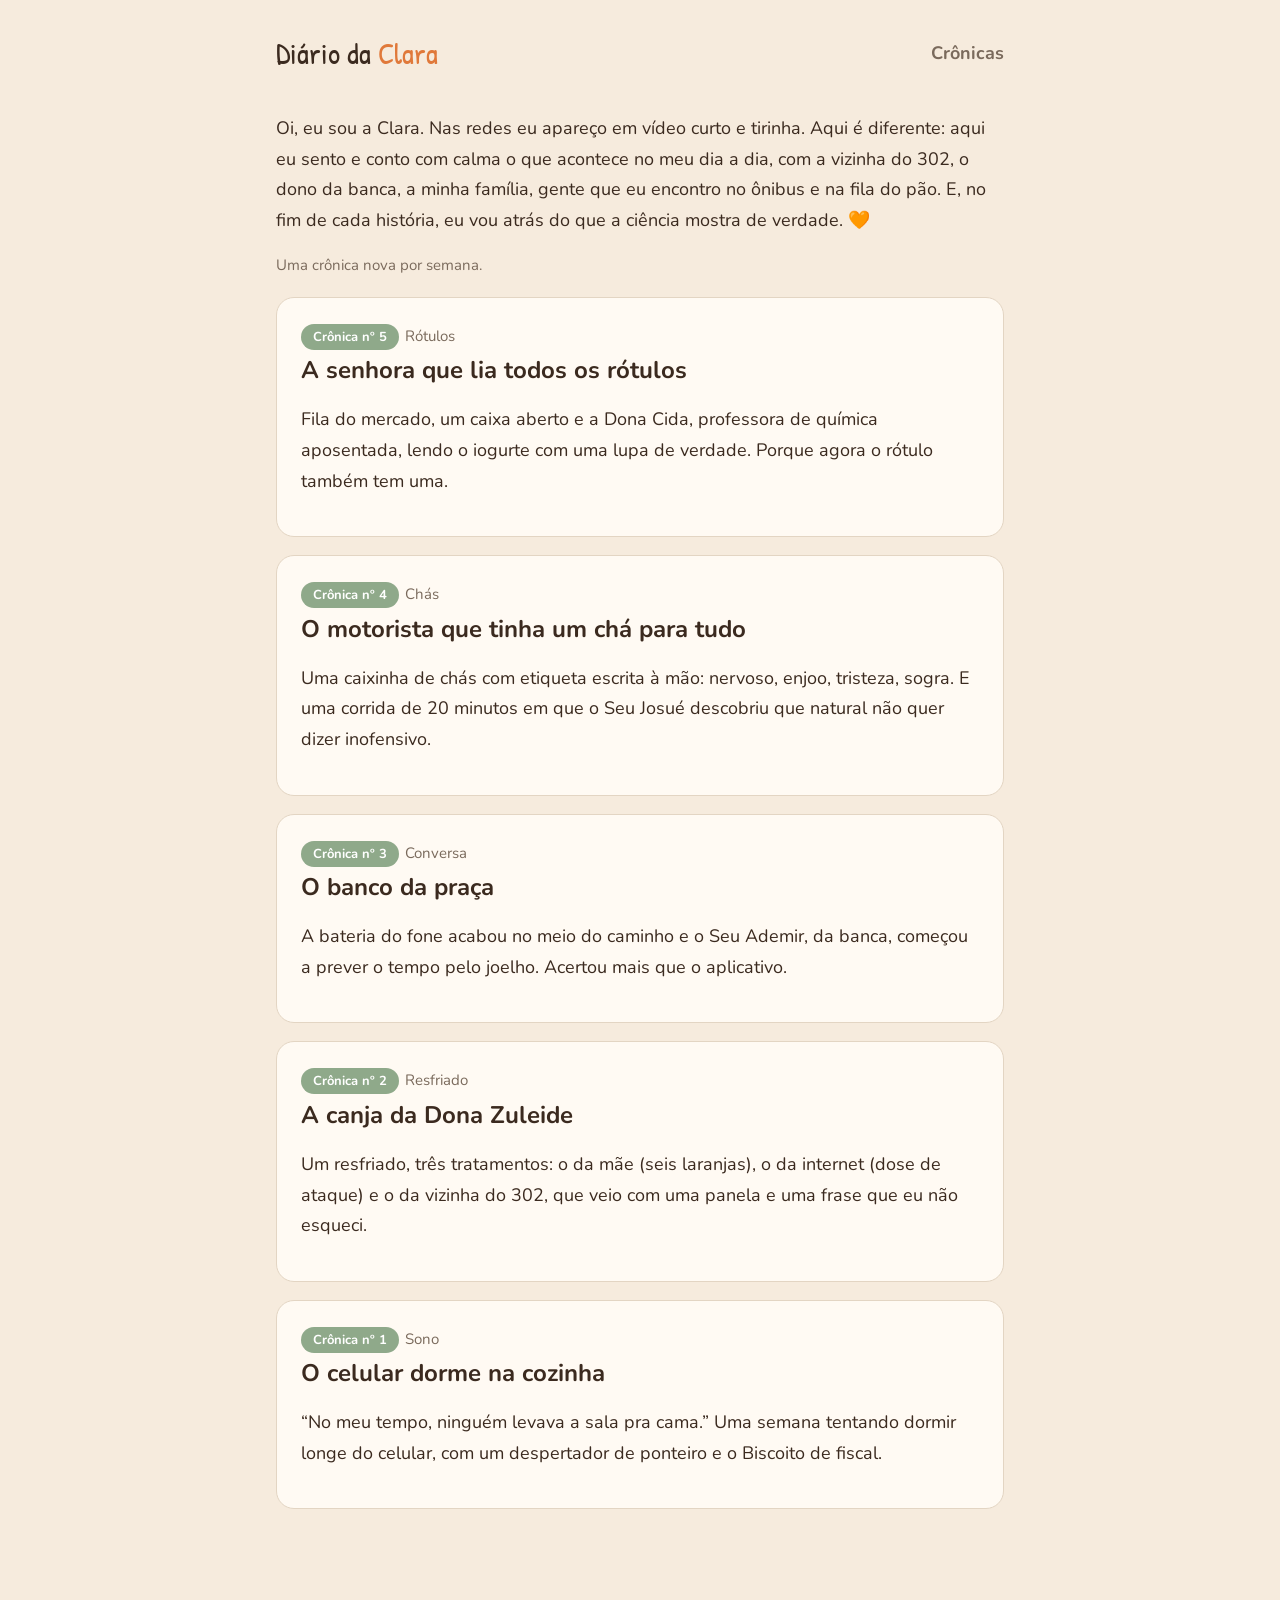
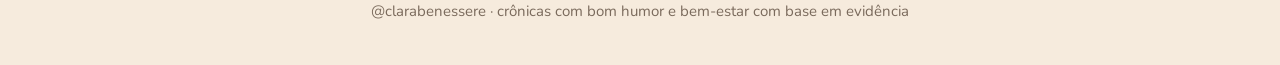
<file: index.html>
<!doctype html>
<html lang="pt-BR">
<head>
<meta charset="utf-8">
<meta name="viewport" content="width=device-width, initial-scale=1">
<title>Diário da Clara Benessere · crônicas do dia a dia</title>
<meta name="description" content="Crônicas leves do dia a dia da Clara: a vizinha do 302, o dono da banca, a família, o gato Biscoito. E, no fim de cada história, o que a ciência mostra de verdade.">
<link rel="preconnect" href="https://fonts.googleapis.com">
<link href="https://fonts.googleapis.com/css2?family=Nunito:wght@400;700&family=Patrick+Hand&display=swap" rel="stylesheet">
<link rel="stylesheet" href="estilo.css">
</head>
<body>
<header class="topo">
  <a class="marca" href="index.html">Diário da <span>Clara</span></a>
  <nav><a href="index.html">Crônicas</a></nav>
</header>
<main>
  <p>Oi, eu sou a Clara. Nas redes eu apareço em vídeo curto e tirinha. Aqui é diferente: aqui eu sento e conto com calma o que acontece no meu dia a dia, com a vizinha do 302, o dono da banca, a minha família, gente que eu encontro no ônibus e na fila do pão. E, no fim de cada história, eu vou atrás do que a ciência mostra de verdade. 🧡</p>
  <p class="data">Uma crônica nova por semana.</p>

  <div class="cartao">
    <span class="etiqueta">Crônica nº 5</span><span class="data">Rótulos</span>
    <h2><a href="posts/a-senhora-que-lia-todos-os-rotulos.html">A senhora que lia todos os rótulos</a></h2>
    <p>Fila do mercado, um caixa aberto e a Dona Cida, professora de química aposentada, lendo o iogurte com uma lupa de verdade. Porque agora o rótulo também tem uma.</p>
  </div>

  <div class="cartao">
    <span class="etiqueta">Crônica nº 4</span><span class="data">Chás</span>
    <h2><a href="posts/o-motorista-que-tinha-um-cha-para-tudo.html">O motorista que tinha um chá para tudo</a></h2>
    <p>Uma caixinha de chás com etiqueta escrita à mão: nervoso, enjoo, tristeza, sogra. E uma corrida de 20 minutos em que o Seu Josué descobriu que natural não quer dizer inofensivo.</p>
  </div>

  <div class="cartao">
    <span class="etiqueta">Crônica nº 3</span><span class="data">Conversa</span>
    <h2><a href="posts/o-banco-da-praca.html">O banco da praça</a></h2>
    <p>A bateria do fone acabou no meio do caminho e o Seu Ademir, da banca, começou a prever o tempo pelo joelho. Acertou mais que o aplicativo.</p>
  </div>

  <div class="cartao">
    <span class="etiqueta">Crônica nº 2</span><span class="data">Resfriado</span>
    <h2><a href="posts/a-canja-da-dona-zuleide.html">A canja da Dona Zuleide</a></h2>
    <p>Um resfriado, três tratamentos: o da mãe (seis laranjas), o da internet (dose de ataque) e o da vizinha do 302, que veio com uma panela e uma frase que eu não esqueci.</p>
  </div>

  <div class="cartao">
    <span class="etiqueta">Crônica nº 1</span><span class="data">Sono</span>
    <h2><a href="posts/o-celular-dorme-na-cozinha.html">O celular dorme na cozinha</a></h2>
    <p>“No meu tempo, ninguém levava a sala pra cama.” Uma semana tentando dormir longe do celular, com um despertador de ponteiro e o Biscoito de fiscal.</p>
  </div>
</main>
<footer>@clarabenessere · crônicas com bom humor e bem-estar com base em evidência</footer>
</body>
</html>
</file>
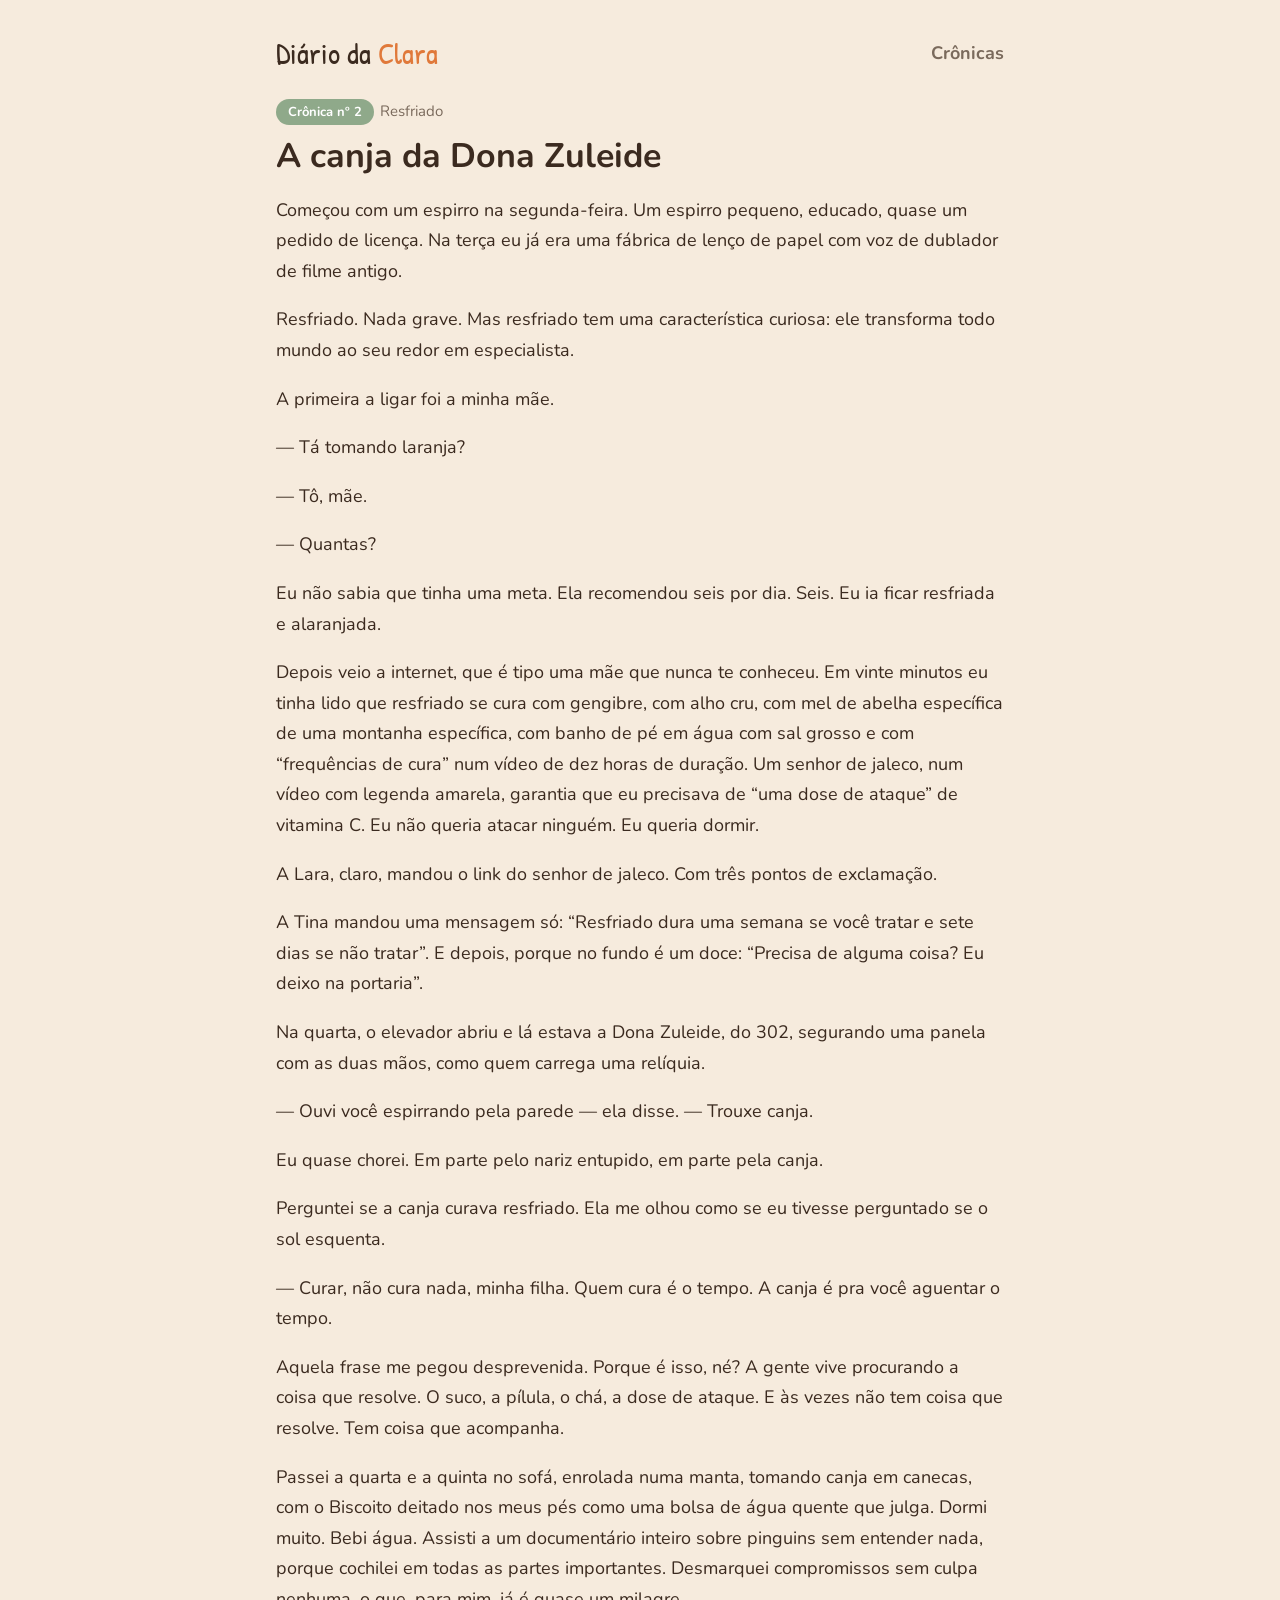
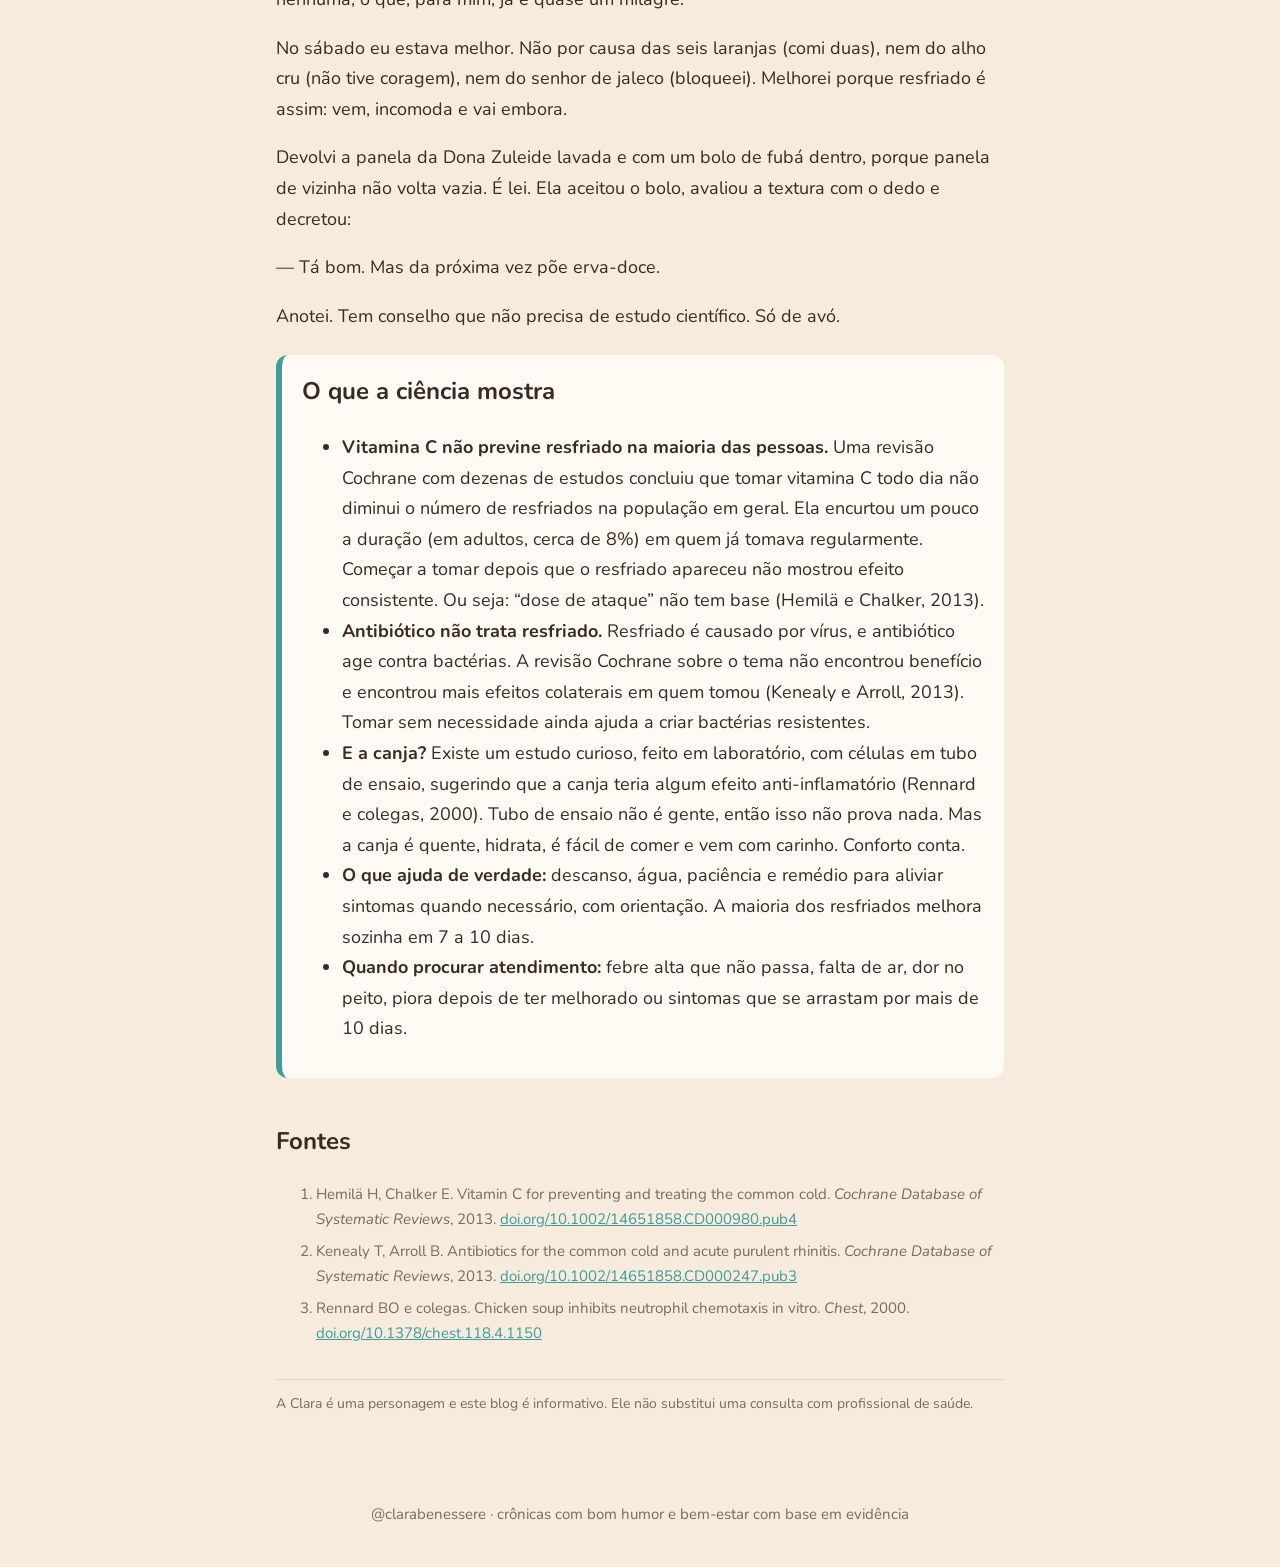
<file: posts/a-canja-da-dona-zuleide.html>
<!doctype html>
<html lang="pt-BR">
<head>
<meta charset="utf-8">
<meta name="viewport" content="width=device-width, initial-scale=1">
<title>A canja da Dona Zuleide · Diário da Clara</title>
<meta name="description" content="A Clara pegou um resfriado e recebeu três tratamentos: o da mãe, o da internet e o da vizinha. O que a ciência diz sobre vitamina C, antibiótico e canja.">
<link href="https://fonts.googleapis.com/css2?family=Nunito:wght@400;700&family=Patrick+Hand&display=swap" rel="stylesheet">
<link rel="stylesheet" href="../estilo.css">
</head>
<body>
<header class="topo">
  <a class="marca" href="../index.html">Diário da <span>Clara</span></a>
  <nav><a href="../index.html">Crônicas</a></nav>
</header>
<main><article>
  <span class="etiqueta">Crônica nº 2</span><span class="data">Resfriado</span>
  <h1>A canja da Dona Zuleide</h1>

  <p>Começou com um espirro na segunda-feira. Um espirro pequeno, educado, quase um pedido de licença. Na terça eu já era uma fábrica de lenço de papel com voz de dublador de filme antigo.</p>

  <p>Resfriado. Nada grave. Mas resfriado tem uma característica curiosa: ele transforma todo mundo ao seu redor em especialista.</p>

  <p>A primeira a ligar foi a minha mãe.</p>

  <p>— Tá tomando laranja?</p>

  <p>— Tô, mãe.</p>

  <p>— Quantas?</p>

  <p>Eu não sabia que tinha uma meta. Ela recomendou seis por dia. Seis. Eu ia ficar resfriada e alaranjada.</p>

  <p>Depois veio a internet, que é tipo uma mãe que nunca te conheceu. Em vinte minutos eu tinha lido que resfriado se cura com gengibre, com alho cru, com mel de abelha específica de uma montanha específica, com banho de pé em água com sal grosso e com “frequências de cura” num vídeo de dez horas de duração. Um senhor de jaleco, num vídeo com legenda amarela, garantia que eu precisava de “uma dose de ataque” de vitamina C. Eu não queria atacar ninguém. Eu queria dormir.</p>

  <p>A Lara, claro, mandou o link do senhor de jaleco. Com três pontos de exclamação.</p>

  <p>A Tina mandou uma mensagem só: “Resfriado dura uma semana se você tratar e sete dias se não tratar”. E depois, porque no fundo é um doce: “Precisa de alguma coisa? Eu deixo na portaria”.</p>

  <p>Na quarta, o elevador abriu e lá estava a Dona Zuleide, do 302, segurando uma panela com as duas mãos, como quem carrega uma relíquia.</p>

  <p>— Ouvi você espirrando pela parede — ela disse. — Trouxe canja.</p>

  <p>Eu quase chorei. Em parte pelo nariz entupido, em parte pela canja.</p>

  <p>Perguntei se a canja curava resfriado. Ela me olhou como se eu tivesse perguntado se o sol esquenta.</p>

  <p>— Curar, não cura nada, minha filha. Quem cura é o tempo. A canja é pra você aguentar o tempo.</p>

  <p>Aquela frase me pegou desprevenida. Porque é isso, né? A gente vive procurando a coisa que resolve. O suco, a pílula, o chá, a dose de ataque. E às vezes não tem coisa que resolve. Tem coisa que acompanha.</p>

  <p>Passei a quarta e a quinta no sofá, enrolada numa manta, tomando canja em canecas, com o Biscoito deitado nos meus pés como uma bolsa de água quente que julga. Dormi muito. Bebi água. Assisti a um documentário inteiro sobre pinguins sem entender nada, porque cochilei em todas as partes importantes. Desmarquei compromissos sem culpa nenhuma, o que, para mim, já é quase um milagre.</p>

  <p>No sábado eu estava melhor. Não por causa das seis laranjas (comi duas), nem do alho cru (não tive coragem), nem do senhor de jaleco (bloqueei). Melhorei porque resfriado é assim: vem, incomoda e vai embora.</p>

  <p>Devolvi a panela da Dona Zuleide lavada e com um bolo de fubá dentro, porque panela de vizinha não volta vazia. É lei. Ela aceitou o bolo, avaliou a textura com o dedo e decretou:</p>

  <p>— Tá bom. Mas da próxima vez põe erva-doce.</p>

  <p>Anotei. Tem conselho que não precisa de estudo científico. Só de avó.</p>

  <section class="ciencia">
    <h2>O que a ciência mostra</h2>
    <ul>
      <li><strong>Vitamina C não previne resfriado na maioria das pessoas.</strong> Uma revisão Cochrane com dezenas de estudos concluiu que tomar vitamina C todo dia não diminui o número de resfriados na população em geral. Ela encurtou um pouco a duração (em adultos, cerca de 8%) em quem já tomava regularmente. Começar a tomar depois que o resfriado apareceu não mostrou efeito consistente. Ou seja: “dose de ataque” não tem base (Hemilä e Chalker, 2013).</li>
      <li><strong>Antibiótico não trata resfriado.</strong> Resfriado é causado por vírus, e antibiótico age contra bactérias. A revisão Cochrane sobre o tema não encontrou benefício e encontrou mais efeitos colaterais em quem tomou (Kenealy e Arroll, 2013). Tomar sem necessidade ainda ajuda a criar bactérias resistentes.</li>
      <li><strong>E a canja?</strong> Existe um estudo curioso, feito em laboratório, com células em tubo de ensaio, sugerindo que a canja teria algum efeito anti-inflamatório (Rennard e colegas, 2000). Tubo de ensaio não é gente, então isso não prova nada. Mas a canja é quente, hidrata, é fácil de comer e vem com carinho. Conforto conta.</li>
      <li><strong>O que ajuda de verdade:</strong> descanso, água, paciência e remédio para aliviar sintomas quando necessário, com orientação. A maioria dos resfriados melhora sozinha em 7 a 10 dias.</li>
      <li><strong>Quando procurar atendimento:</strong> febre alta que não passa, falta de ar, dor no peito, piora depois de ter melhorado ou sintomas que se arrastam por mais de 10 dias.</li>
    </ul>
  </section>

  <h2>Fontes</h2>
  <ol class="fontes">
    <li>Hemilä H, Chalker E. Vitamin C for preventing and treating the common cold. <em>Cochrane Database of Systematic Reviews</em>, 2013. <a href="https://doi.org/10.1002/14651858.CD000980.pub4">doi.org/10.1002/14651858.CD000980.pub4</a></li>
    <li>Kenealy T, Arroll B. Antibiotics for the common cold and acute purulent rhinitis. <em>Cochrane Database of Systematic Reviews</em>, 2013. <a href="https://doi.org/10.1002/14651858.CD000247.pub3">doi.org/10.1002/14651858.CD000247.pub3</a></li>
    <li>Rennard BO e colegas. Chicken soup inhibits neutrophil chemotaxis in vitro. <em>Chest</em>, 2000. <a href="https://doi.org/10.1378/chest.118.4.1150">doi.org/10.1378/chest.118.4.1150</a></li>
  </ol>

  <p class="aviso">A Clara é uma personagem e este blog é informativo. Ele não substitui uma consulta com profissional de saúde.</p>
</article></main>
<footer>@clarabenessere · crônicas com bom humor e bem-estar com base em evidência</footer>
</body>
</html>
</file>
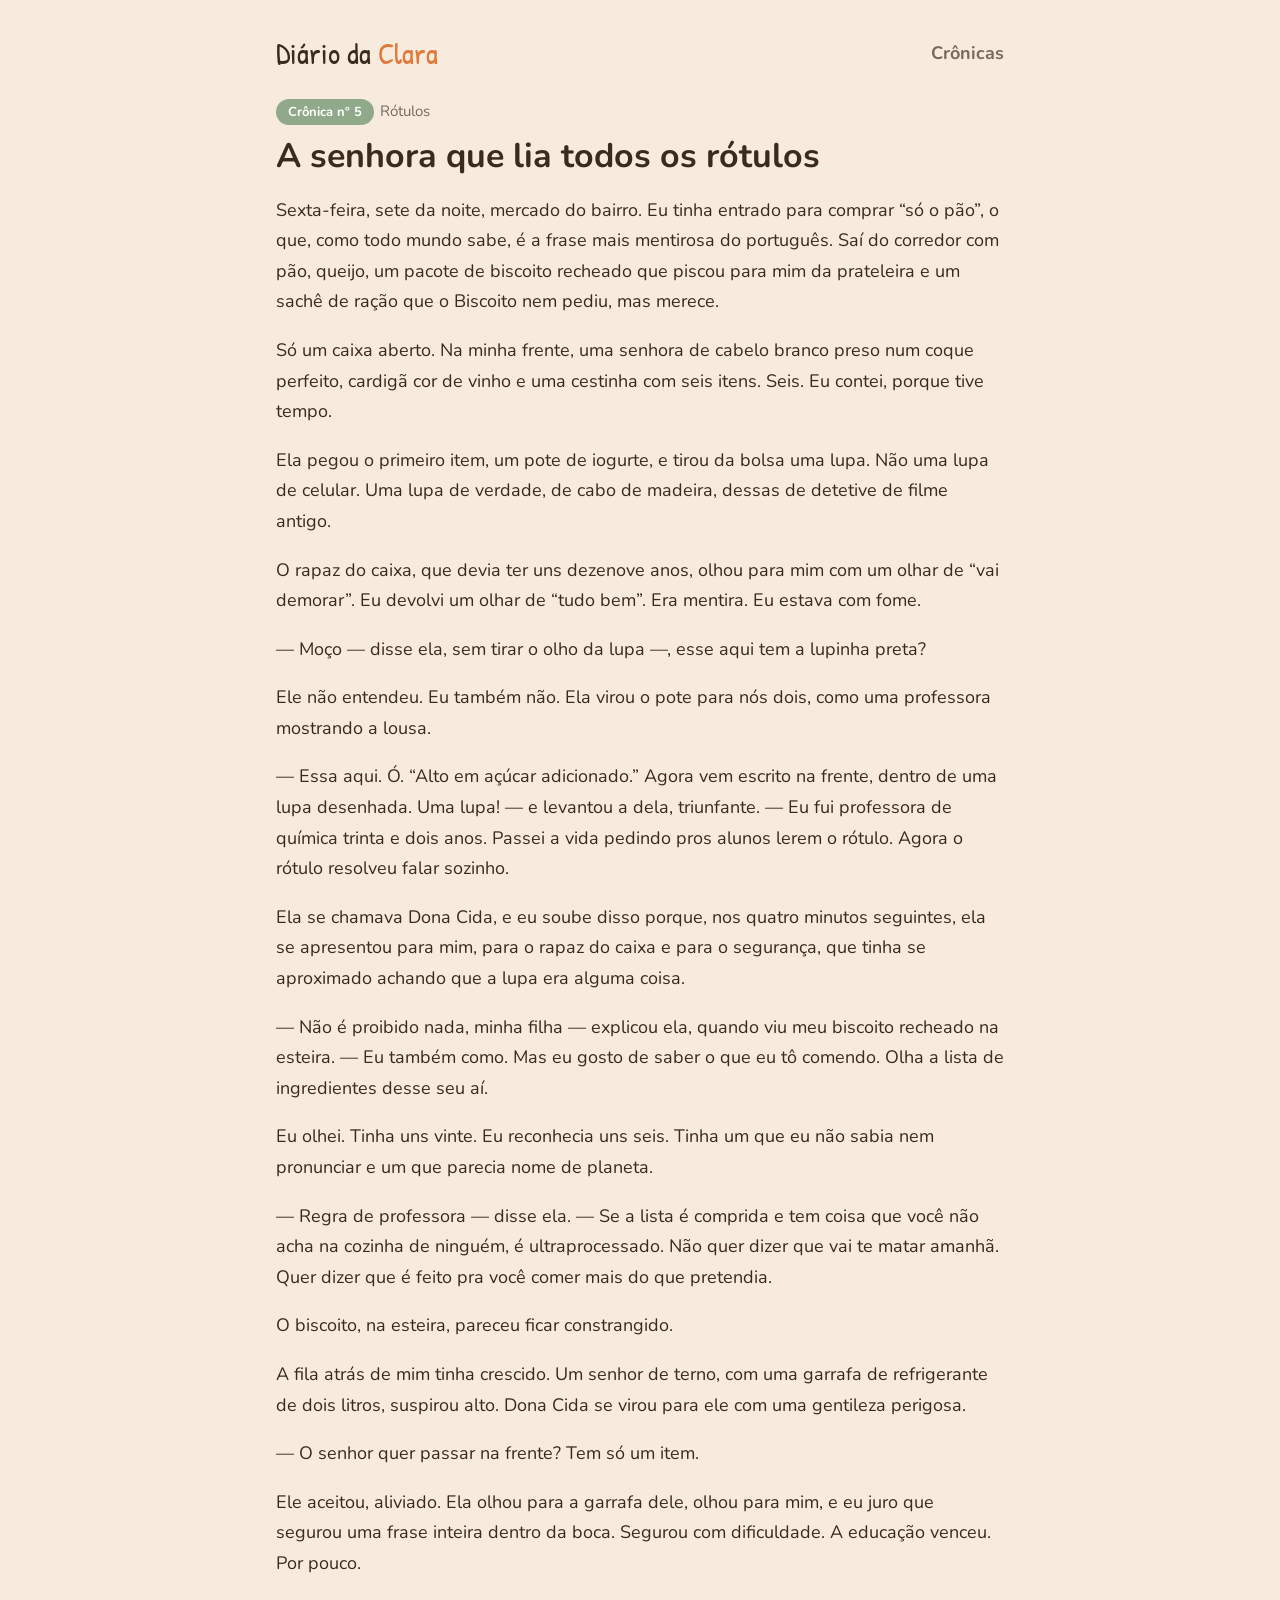
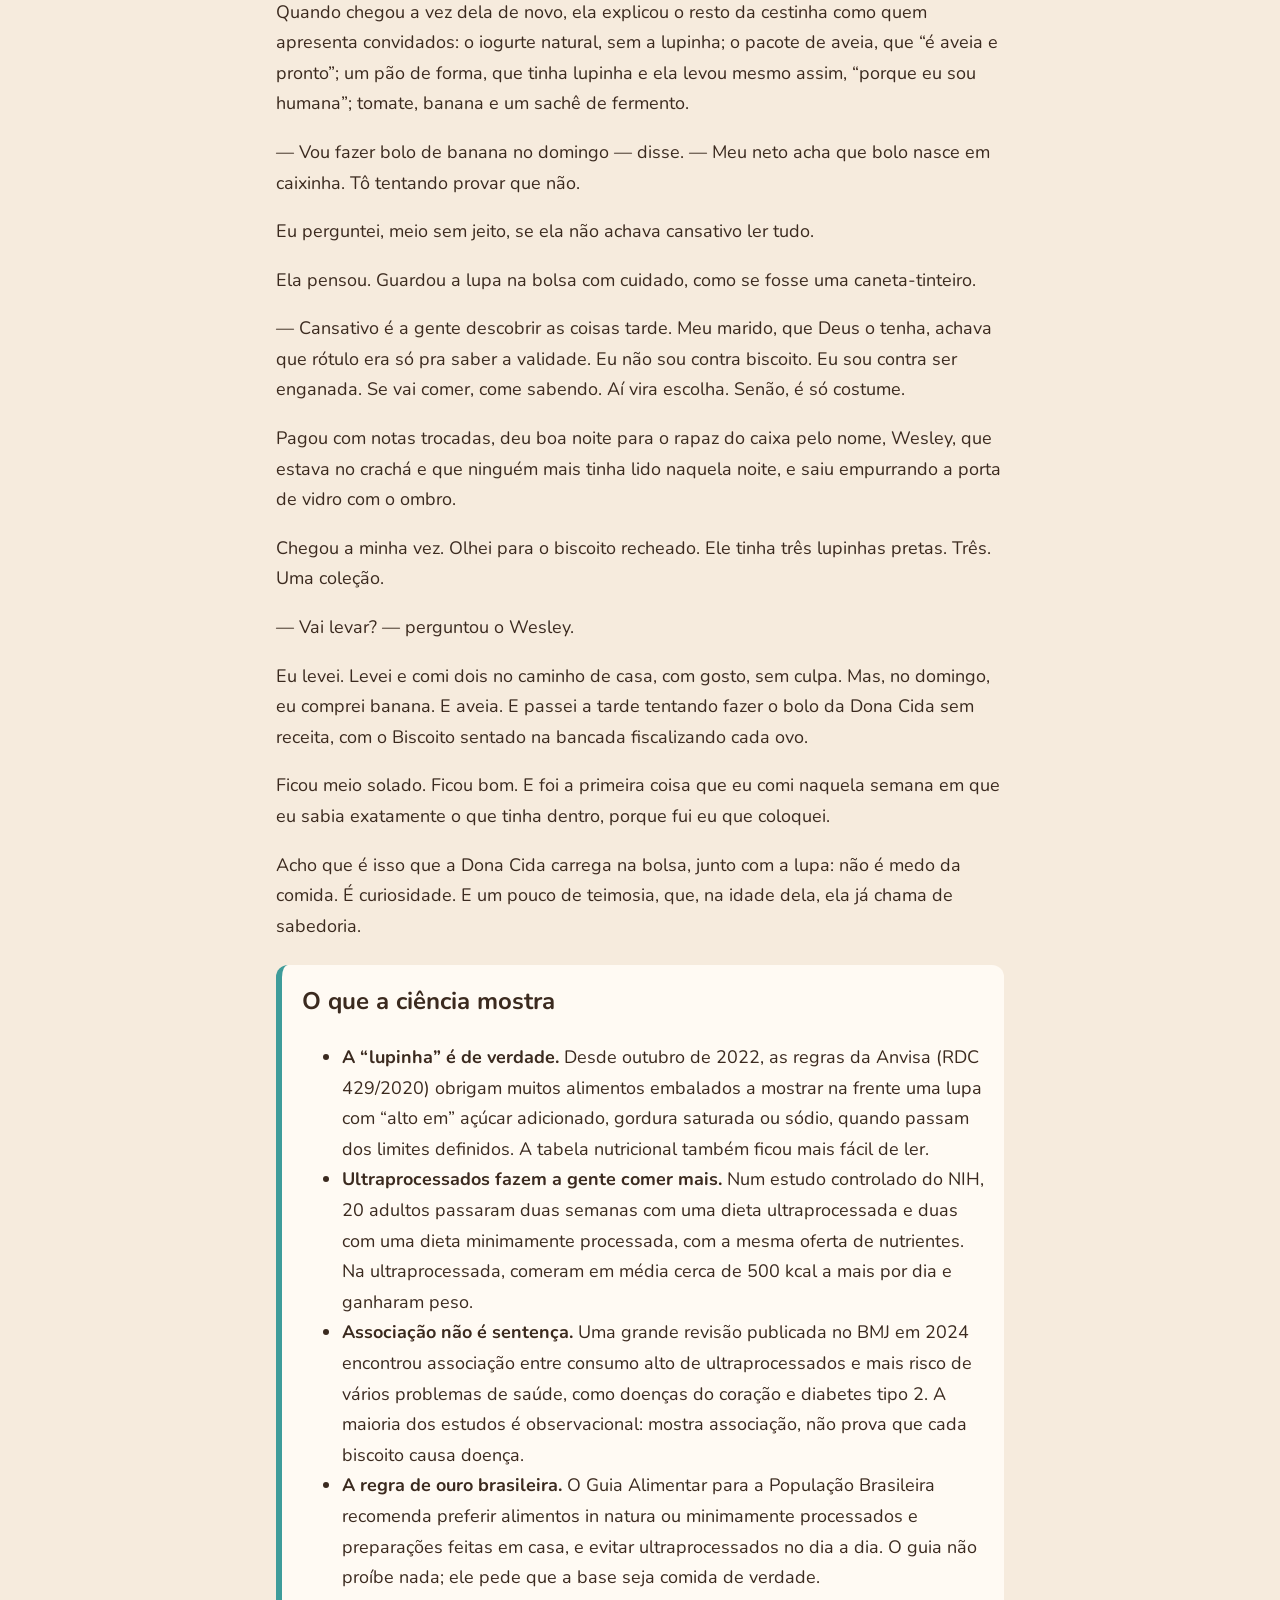
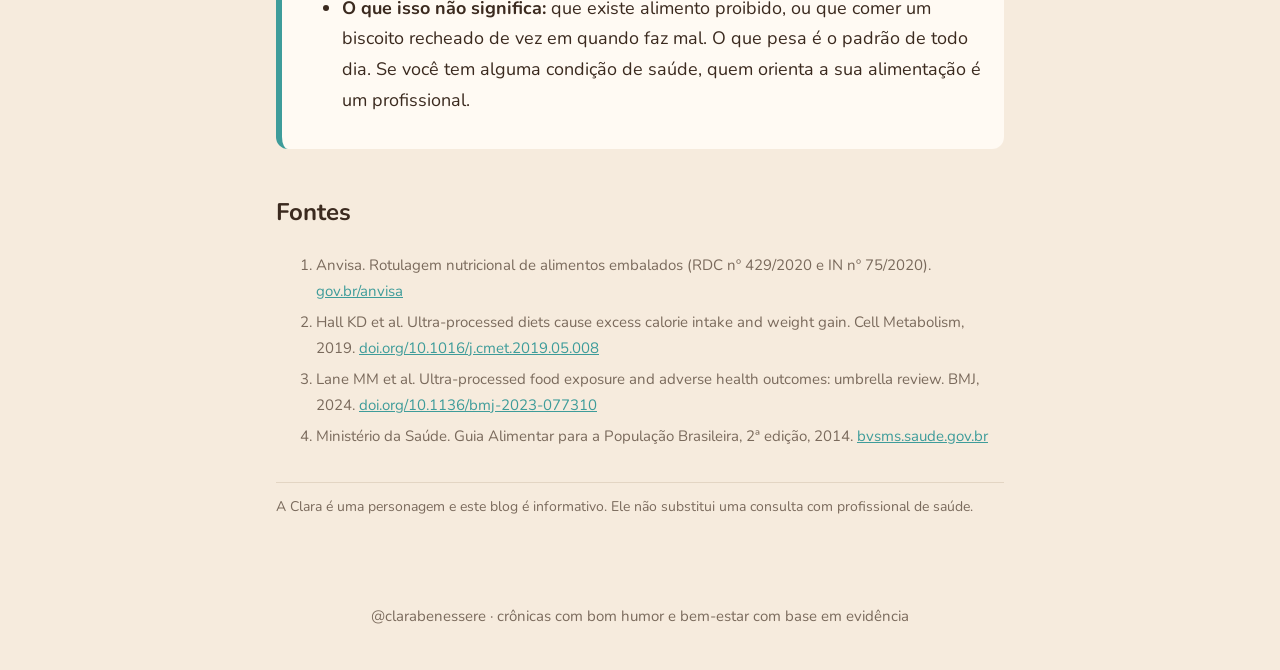
<file: posts/a-senhora-que-lia-todos-os-rotulos.html>
<!doctype html>
<html lang="pt-BR">
<head>
<meta charset="utf-8">
<meta name="viewport" content="width=device-width, initial-scale=1">
<title>A senhora que lia todos os rótulos · Diário da Clara</title>
<meta name="description" content="Uma fila de mercado, uma lupa de verdade e uma lupa no rótulo. O que a ciência diz sobre ultraprocessados e sobre o selo de 'alto em' que aparece nas embalagens.">
<link href="https://fonts.googleapis.com/css2?family=Nunito:wght@400;700&family=Patrick+Hand&display=swap" rel="stylesheet">
<link rel="stylesheet" href="../estilo.css">
</head>
<body>
<header class="topo">
  <a class="marca" href="../index.html">Diário da <span>Clara</span></a>
  <nav><a href="../index.html">Crônicas</a></nav>
</header>
<main><article>
  <span class="etiqueta">Crônica nº 5</span><span class="data">Rótulos</span>
  <h1>A senhora que lia todos os rótulos</h1>

  <p>Sexta-feira, sete da noite, mercado do bairro. Eu tinha entrado para comprar “só o pão”, o que, como todo mundo sabe, é a frase mais mentirosa do português. Saí do corredor com pão, queijo, um pacote de biscoito recheado que piscou para mim da prateleira e um sachê de ração que o Biscoito nem pediu, mas merece.</p>

  <p>Só um caixa aberto. Na minha frente, uma senhora de cabelo branco preso num coque perfeito, cardigã cor de vinho e uma cestinha com seis itens. Seis. Eu contei, porque tive tempo.</p>

  <p>Ela pegou o primeiro item, um pote de iogurte, e tirou da bolsa uma lupa. Não uma lupa de celular. Uma lupa de verdade, de cabo de madeira, dessas de detetive de filme antigo.</p>

  <p>O rapaz do caixa, que devia ter uns dezenove anos, olhou para mim com um olhar de “vai demorar”. Eu devolvi um olhar de “tudo bem”. Era mentira. Eu estava com fome.</p>

  <p>— Moço — disse ela, sem tirar o olho da lupa —, esse aqui tem a lupinha preta?</p>

  <p>Ele não entendeu. Eu também não. Ela virou o pote para nós dois, como uma professora mostrando a lousa.</p>

  <p>— Essa aqui. Ó. “Alto em açúcar adicionado.” Agora vem escrito na frente, dentro de uma lupa desenhada. Uma lupa! — e levantou a dela, triunfante. — Eu fui professora de química trinta e dois anos. Passei a vida pedindo pros alunos lerem o rótulo. Agora o rótulo resolveu falar sozinho.</p>

  <p>Ela se chamava Dona Cida, e eu soube disso porque, nos quatro minutos seguintes, ela se apresentou para mim, para o rapaz do caixa e para o segurança, que tinha se aproximado achando que a lupa era alguma coisa.</p>

  <p>— Não é proibido nada, minha filha — explicou ela, quando viu meu biscoito recheado na esteira. — Eu também como. Mas eu gosto de saber o que eu tô comendo. Olha a lista de ingredientes desse seu aí.</p>

  <p>Eu olhei. Tinha uns vinte. Eu reconhecia uns seis. Tinha um que eu não sabia nem pronunciar e um que parecia nome de planeta.</p>

  <p>— Regra de professora — disse ela. — Se a lista é comprida e tem coisa que você não acha na cozinha de ninguém, é ultraprocessado. Não quer dizer que vai te matar amanhã. Quer dizer que é feito pra você comer mais do que pretendia.</p>

  <p>O biscoito, na esteira, pareceu ficar constrangido.</p>

  <p>A fila atrás de mim tinha crescido. Um senhor de terno, com uma garrafa de refrigerante de dois litros, suspirou alto. Dona Cida se virou para ele com uma gentileza perigosa.</p>

  <p>— O senhor quer passar na frente? Tem só um item.</p>

  <p>Ele aceitou, aliviado. Ela olhou para a garrafa dele, olhou para mim, e eu juro que segurou uma frase inteira dentro da boca. Segurou com dificuldade. A educação venceu. Por pouco.</p>

  <p>Quando chegou a vez dela de novo, ela explicou o resto da cestinha como quem apresenta convidados: o iogurte natural, sem a lupinha; o pacote de aveia, que “é aveia e pronto”; um pão de forma, que tinha lupinha e ela levou mesmo assim, “porque eu sou humana”; tomate, banana e um sachê de fermento.</p>

  <p>— Vou fazer bolo de banana no domingo — disse. — Meu neto acha que bolo nasce em caixinha. Tô tentando provar que não.</p>

  <p>Eu perguntei, meio sem jeito, se ela não achava cansativo ler tudo.</p>

  <p>Ela pensou. Guardou a lupa na bolsa com cuidado, como se fosse uma caneta-tinteiro.</p>

  <p>— Cansativo é a gente descobrir as coisas tarde. Meu marido, que Deus o tenha, achava que rótulo era só pra saber a validade. Eu não sou contra biscoito. Eu sou contra ser enganada. Se vai comer, come sabendo. Aí vira escolha. Senão, é só costume.</p>

  <p>Pagou com notas trocadas, deu boa noite para o rapaz do caixa pelo nome, Wesley, que estava no crachá e que ninguém mais tinha lido naquela noite, e saiu empurrando a porta de vidro com o ombro.</p>

  <p>Chegou a minha vez. Olhei para o biscoito recheado. Ele tinha três lupinhas pretas. Três. Uma coleção.</p>

  <p>— Vai levar? — perguntou o Wesley.</p>

  <p>Eu levei. Levei e comi dois no caminho de casa, com gosto, sem culpa. Mas, no domingo, eu comprei banana. E aveia. E passei a tarde tentando fazer o bolo da Dona Cida sem receita, com o Biscoito sentado na bancada fiscalizando cada ovo.</p>

  <p>Ficou meio solado. Ficou bom. E foi a primeira coisa que eu comi naquela semana em que eu sabia exatamente o que tinha dentro, porque fui eu que coloquei.</p>

  <p>Acho que é isso que a Dona Cida carrega na bolsa, junto com a lupa: não é medo da comida. É curiosidade. E um pouco de teimosia, que, na idade dela, ela já chama de sabedoria.</p>

  <section class="ciencia">
    <h2>O que a ciência mostra</h2>
    <ul>
      <li><strong>A “lupinha” é de verdade.</strong> Desde outubro de 2022, as regras da Anvisa (RDC 429/2020) obrigam muitos alimentos embalados a mostrar na frente uma lupa com “alto em” açúcar adicionado, gordura saturada ou sódio, quando passam dos limites definidos. A tabela nutricional também ficou mais fácil de ler.</li>
      <li><strong>Ultraprocessados fazem a gente comer mais.</strong> Num estudo controlado do NIH, 20 adultos passaram duas semanas com uma dieta ultraprocessada e duas com uma dieta minimamente processada, com a mesma oferta de nutrientes. Na ultraprocessada, comeram em média cerca de 500 kcal a mais por dia e ganharam peso.</li>
      <li><strong>Associação não é sentença.</strong> Uma grande revisão publicada no BMJ em 2024 encontrou associação entre consumo alto de ultraprocessados e mais risco de vários problemas de saúde, como doenças do coração e diabetes tipo 2. A maioria dos estudos é observacional: mostra associação, não prova que cada biscoito causa doença.</li>
      <li><strong>A regra de ouro brasileira.</strong> O Guia Alimentar para a População Brasileira recomenda preferir alimentos in natura ou minimamente processados e preparações feitas em casa, e evitar ultraprocessados no dia a dia. O guia não proíbe nada; ele pede que a base seja comida de verdade.</li>
      <li><strong>O que isso não significa:</strong> que existe alimento proibido, ou que comer um biscoito recheado de vez em quando faz mal. O que pesa é o padrão de todo dia. Se você tem alguma condição de saúde, quem orienta a sua alimentação é um profissional.</li>
    </ul>
  </section>

  <h2>Fontes</h2>
  <ol class="fontes">
    <li>Anvisa. Rotulagem nutricional de alimentos embalados (RDC nº 429/2020 e IN nº 75/2020). <a href="https://www.gov.br/anvisa/pt-br/assuntos/alimentos/rotulagem">gov.br/anvisa</a></li>
    <li>Hall KD et al. Ultra-processed diets cause excess calorie intake and weight gain. Cell Metabolism, 2019. <a href="https://doi.org/10.1016/j.cmet.2019.05.008">doi.org/10.1016/j.cmet.2019.05.008</a></li>
    <li>Lane MM et al. Ultra-processed food exposure and adverse health outcomes: umbrella review. BMJ, 2024. <a href="https://doi.org/10.1136/bmj-2023-077310">doi.org/10.1136/bmj-2023-077310</a></li>
    <li>Ministério da Saúde. Guia Alimentar para a População Brasileira, 2ª edição, 2014. <a href="https://bvsms.saude.gov.br/bvs/publicacoes/guia_alimentar_populacao_brasileira_2ed.pdf">bvsms.saude.gov.br</a></li>
  </ol>

  <p class="aviso">A Clara é uma personagem e este blog é informativo. Ele não substitui uma consulta com profissional de saúde.</p>
</article></main>
<footer>@clarabenessere · crônicas com bom humor e bem-estar com base em evidência</footer>
</body>
</html>
</file>
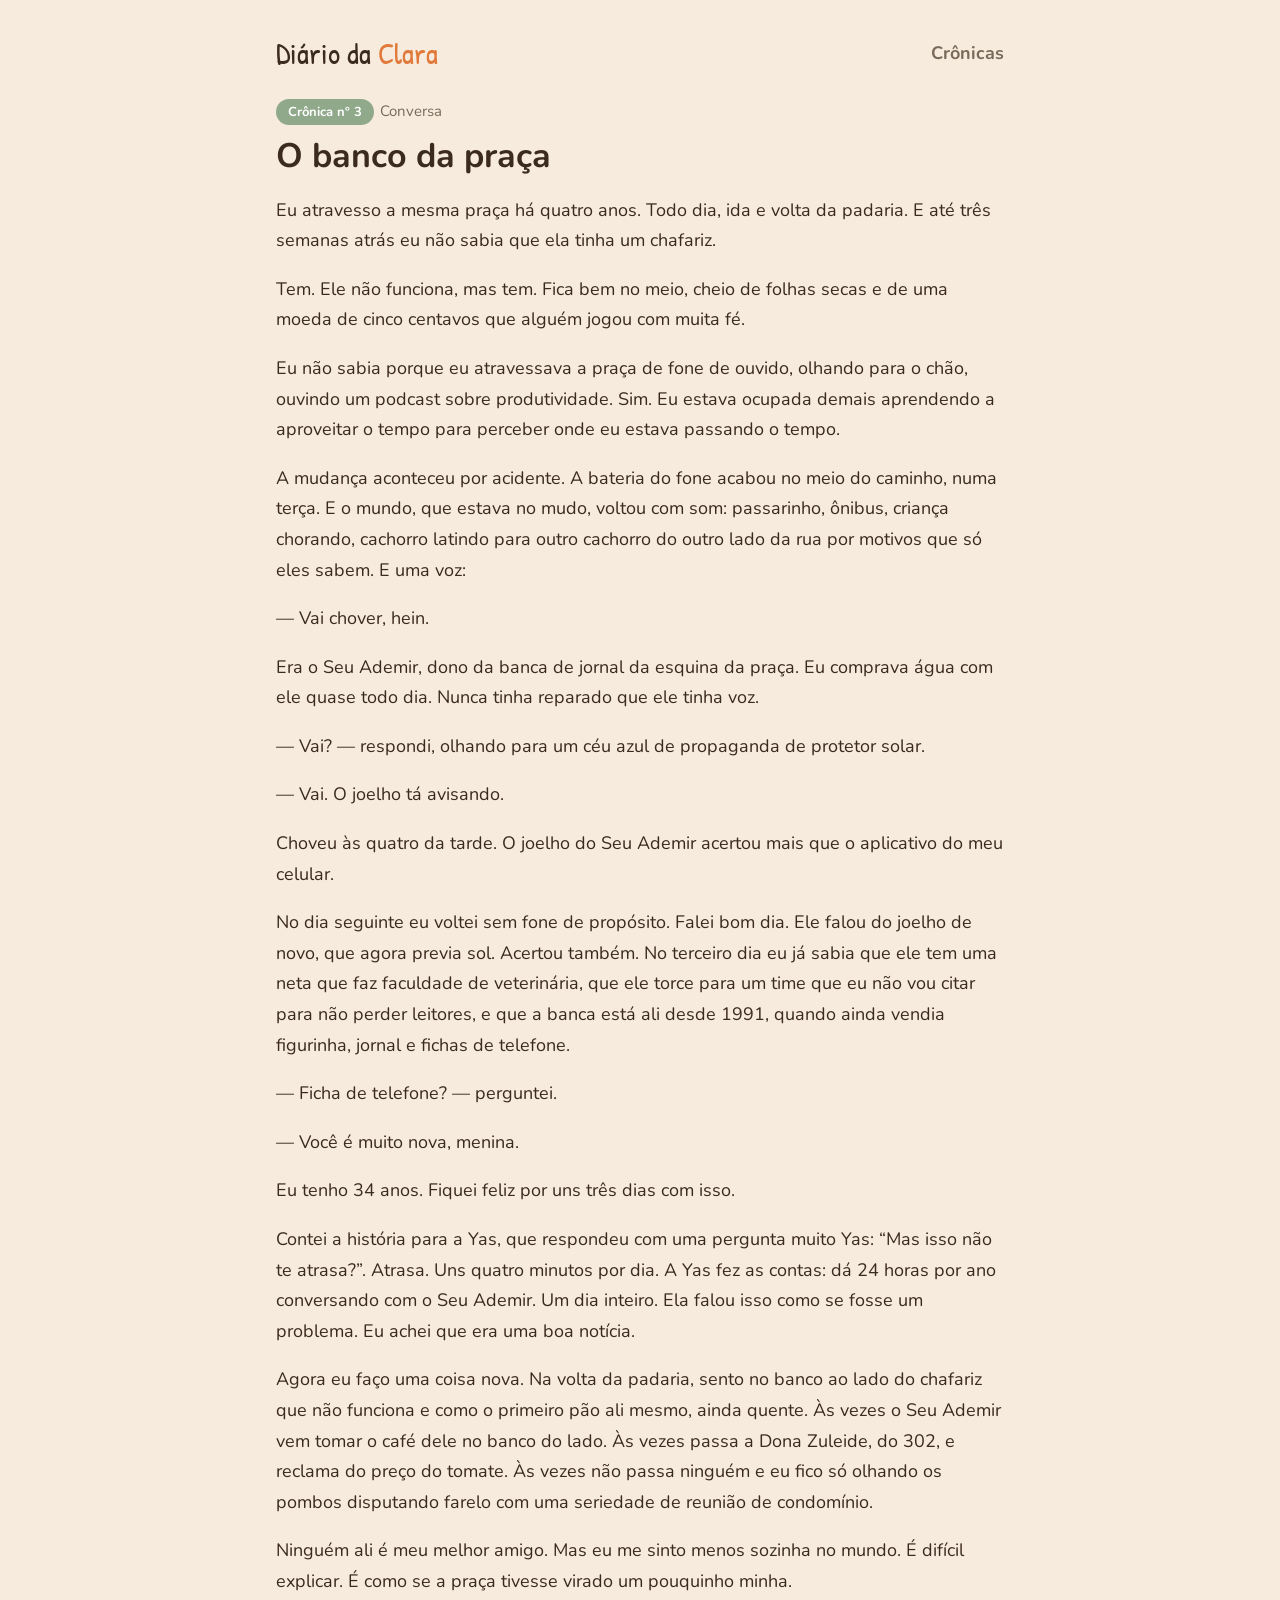
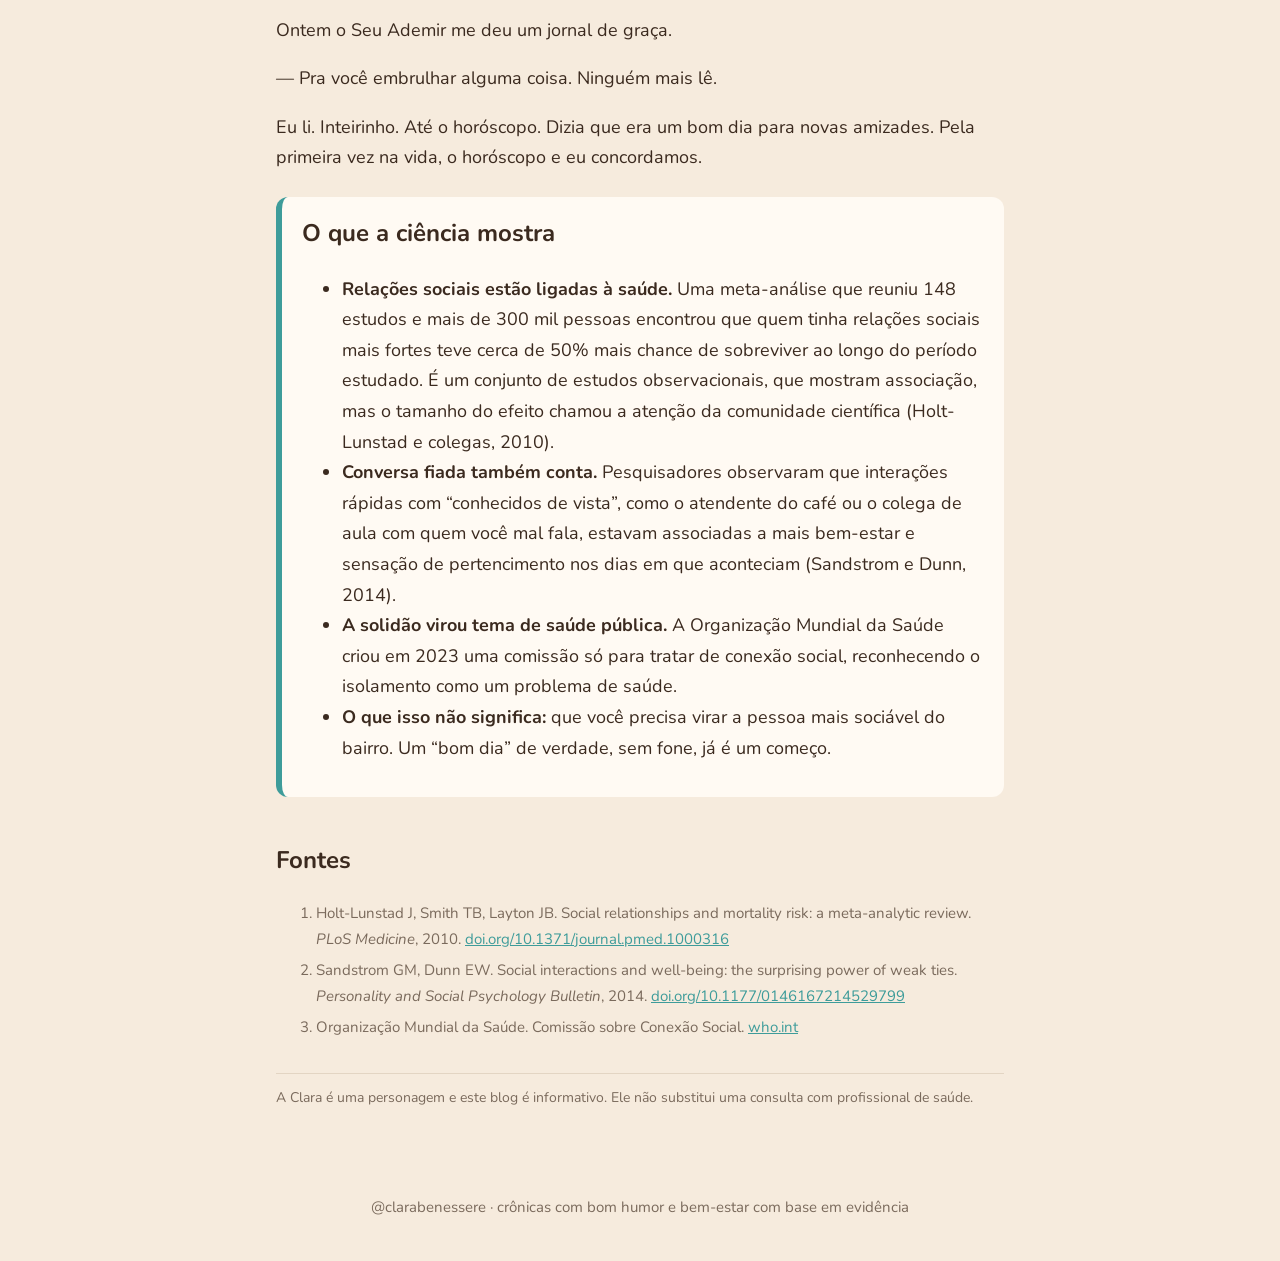
<file: posts/o-banco-da-praca.html>
<!doctype html>
<html lang="pt-BR">
<head>
<meta charset="utf-8">
<meta name="viewport" content="width=device-width, initial-scale=1">
<title>O banco da praça · Diário da Clara</title>
<meta name="description" content="A Clara tirou o fone de ouvido no caminho da padaria e acabou fazendo amizade com o Seu Ademir da banca. O que a ciência diz sobre conversa fiada e saúde.">
<link href="https://fonts.googleapis.com/css2?family=Nunito:wght@400;700&family=Patrick+Hand&display=swap" rel="stylesheet">
<link rel="stylesheet" href="../estilo.css">
</head>
<body>
<header class="topo">
  <a class="marca" href="../index.html">Diário da <span>Clara</span></a>
  <nav><a href="../index.html">Crônicas</a></nav>
</header>
<main><article>
  <span class="etiqueta">Crônica nº 3</span><span class="data">Conversa</span>
  <h1>O banco da praça</h1>

  <p>Eu atravesso a mesma praça há quatro anos. Todo dia, ida e volta da padaria. E até três semanas atrás eu não sabia que ela tinha um chafariz.</p>

  <p>Tem. Ele não funciona, mas tem. Fica bem no meio, cheio de folhas secas e de uma moeda de cinco centavos que alguém jogou com muita fé.</p>

  <p>Eu não sabia porque eu atravessava a praça de fone de ouvido, olhando para o chão, ouvindo um podcast sobre produtividade. Sim. Eu estava ocupada demais aprendendo a aproveitar o tempo para perceber onde eu estava passando o tempo.</p>

  <p>A mudança aconteceu por acidente. A bateria do fone acabou no meio do caminho, numa terça. E o mundo, que estava no mudo, voltou com som: passarinho, ônibus, criança chorando, cachorro latindo para outro cachorro do outro lado da rua por motivos que só eles sabem. E uma voz:</p>

  <p>— Vai chover, hein.</p>

  <p>Era o Seu Ademir, dono da banca de jornal da esquina da praça. Eu comprava água com ele quase todo dia. Nunca tinha reparado que ele tinha voz.</p>

  <p>— Vai? — respondi, olhando para um céu azul de propaganda de protetor solar.</p>

  <p>— Vai. O joelho tá avisando.</p>

  <p>Choveu às quatro da tarde. O joelho do Seu Ademir acertou mais que o aplicativo do meu celular.</p>

  <p>No dia seguinte eu voltei sem fone de propósito. Falei bom dia. Ele falou do joelho de novo, que agora previa sol. Acertou também. No terceiro dia eu já sabia que ele tem uma neta que faz faculdade de veterinária, que ele torce para um time que eu não vou citar para não perder leitores, e que a banca está ali desde 1991, quando ainda vendia figurinha, jornal e fichas de telefone.</p>

  <p>— Ficha de telefone? — perguntei.</p>

  <p>— Você é muito nova, menina.</p>

  <p>Eu tenho 34 anos. Fiquei feliz por uns três dias com isso.</p>

  <p>Contei a história para a Yas, que respondeu com uma pergunta muito Yas: “Mas isso não te atrasa?”. Atrasa. Uns quatro minutos por dia. A Yas fez as contas: dá 24 horas por ano conversando com o Seu Ademir. Um dia inteiro. Ela falou isso como se fosse um problema. Eu achei que era uma boa notícia.</p>

  <p>Agora eu faço uma coisa nova. Na volta da padaria, sento no banco ao lado do chafariz que não funciona e como o primeiro pão ali mesmo, ainda quente. Às vezes o Seu Ademir vem tomar o café dele no banco do lado. Às vezes passa a Dona Zuleide, do 302, e reclama do preço do tomate. Às vezes não passa ninguém e eu fico só olhando os pombos disputando farelo com uma seriedade de reunião de condomínio.</p>

  <p>Ninguém ali é meu melhor amigo. Mas eu me sinto menos sozinha no mundo. É difícil explicar. É como se a praça tivesse virado um pouquinho minha.</p>

  <p>Ontem o Seu Ademir me deu um jornal de graça.</p>

  <p>— Pra você embrulhar alguma coisa. Ninguém mais lê.</p>

  <p>Eu li. Inteirinho. Até o horóscopo. Dizia que era um bom dia para novas amizades. Pela primeira vez na vida, o horóscopo e eu concordamos.</p>

  <section class="ciencia">
    <h2>O que a ciência mostra</h2>
    <ul>
      <li><strong>Relações sociais estão ligadas à saúde.</strong> Uma meta-análise que reuniu 148 estudos e mais de 300 mil pessoas encontrou que quem tinha relações sociais mais fortes teve cerca de 50% mais chance de sobreviver ao longo do período estudado. É um conjunto de estudos observacionais, que mostram associação, mas o tamanho do efeito chamou a atenção da comunidade científica (Holt-Lunstad e colegas, 2010).</li>
      <li><strong>Conversa fiada também conta.</strong> Pesquisadores observaram que interações rápidas com “conhecidos de vista”, como o atendente do café ou o colega de aula com quem você mal fala, estavam associadas a mais bem-estar e sensação de pertencimento nos dias em que aconteciam (Sandstrom e Dunn, 2014).</li>
      <li><strong>A solidão virou tema de saúde pública.</strong> A Organização Mundial da Saúde criou em 2023 uma comissão só para tratar de conexão social, reconhecendo o isolamento como um problema de saúde.</li>
      <li><strong>O que isso não significa:</strong> que você precisa virar a pessoa mais sociável do bairro. Um “bom dia” de verdade, sem fone, já é um começo.</li>
    </ul>
  </section>

  <h2>Fontes</h2>
  <ol class="fontes">
    <li>Holt-Lunstad J, Smith TB, Layton JB. Social relationships and mortality risk: a meta-analytic review. <em>PLoS Medicine</em>, 2010. <a href="https://doi.org/10.1371/journal.pmed.1000316">doi.org/10.1371/journal.pmed.1000316</a></li>
    <li>Sandstrom GM, Dunn EW. Social interactions and well-being: the surprising power of weak ties. <em>Personality and Social Psychology Bulletin</em>, 2014. <a href="https://doi.org/10.1177/0146167214529799">doi.org/10.1177/0146167214529799</a></li>
    <li>Organização Mundial da Saúde. Comissão sobre Conexão Social. <a href="https://www.who.int/groups/commission-on-social-connection">who.int</a></li>
  </ol>

  <p class="aviso">A Clara é uma personagem e este blog é informativo. Ele não substitui uma consulta com profissional de saúde.</p>
</article></main>
<footer>@clarabenessere · crônicas com bom humor e bem-estar com base em evidência</footer>
</body>
</html>
</file>
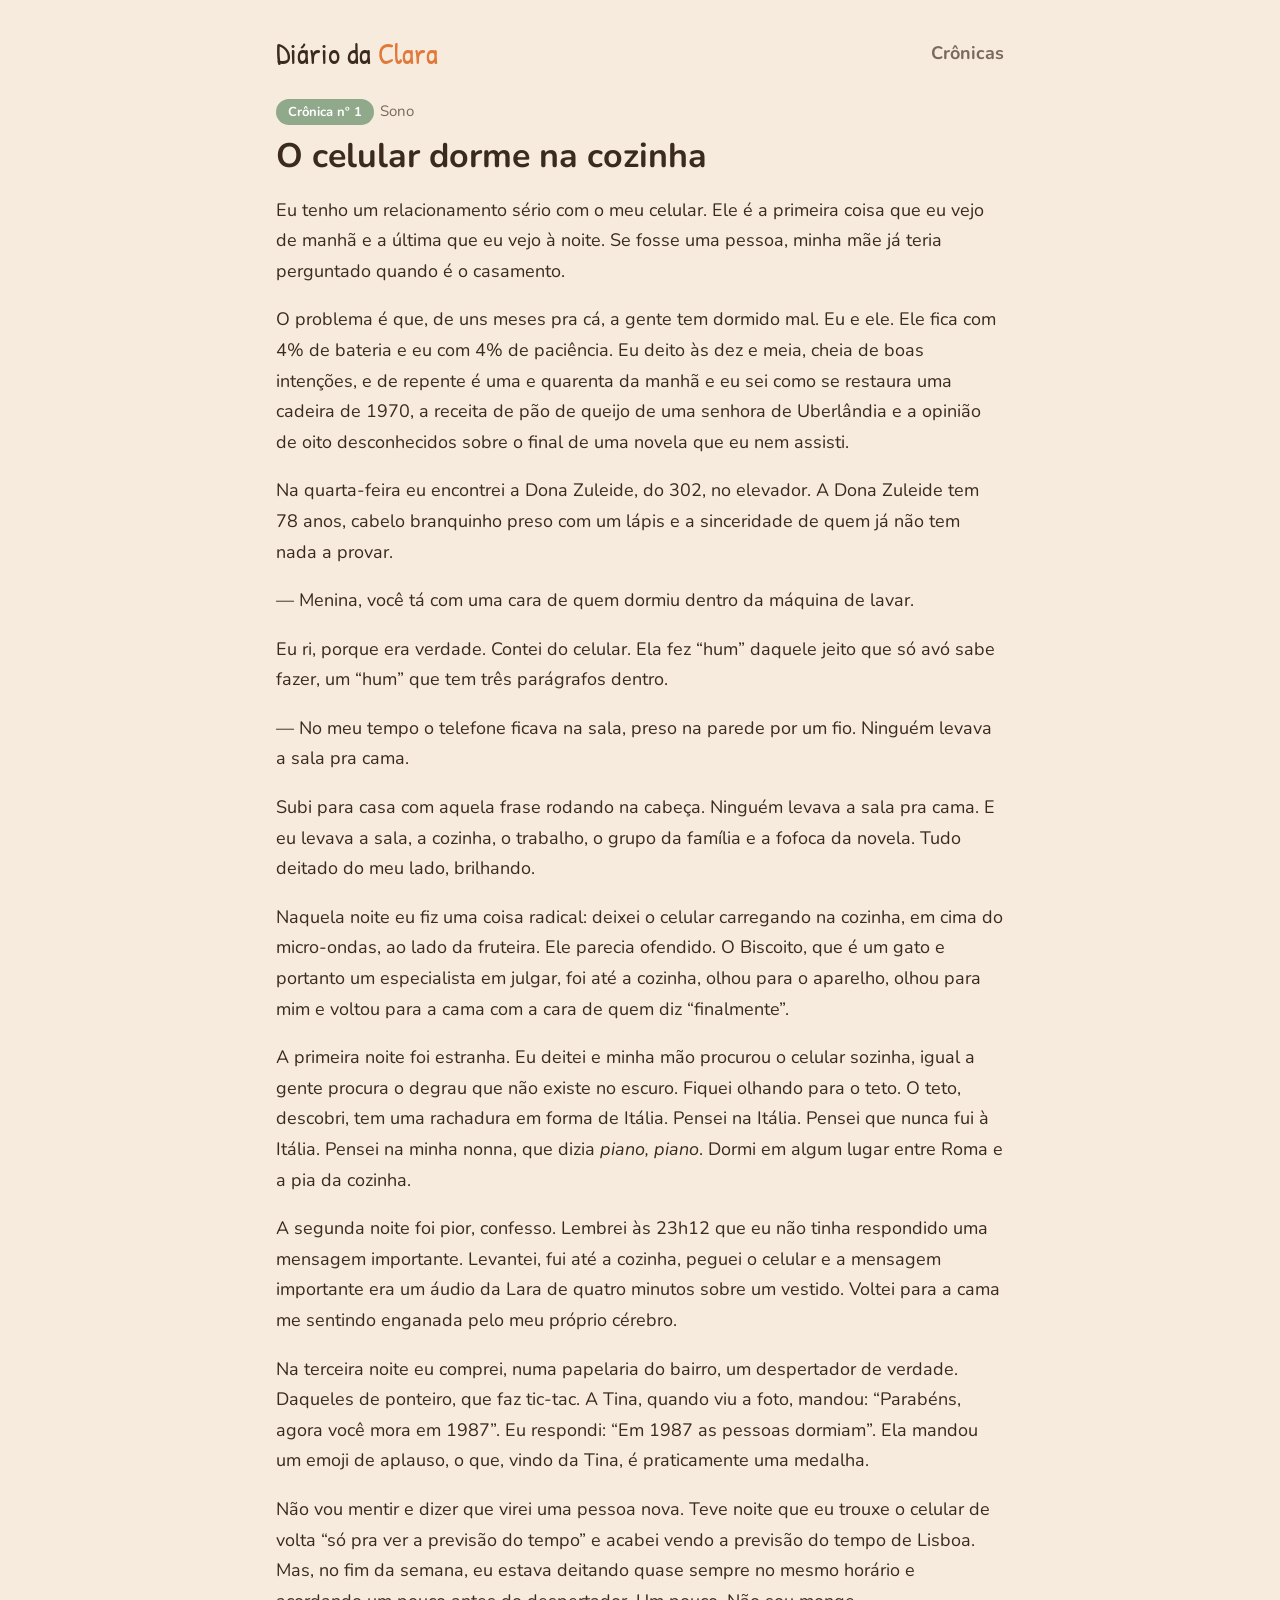
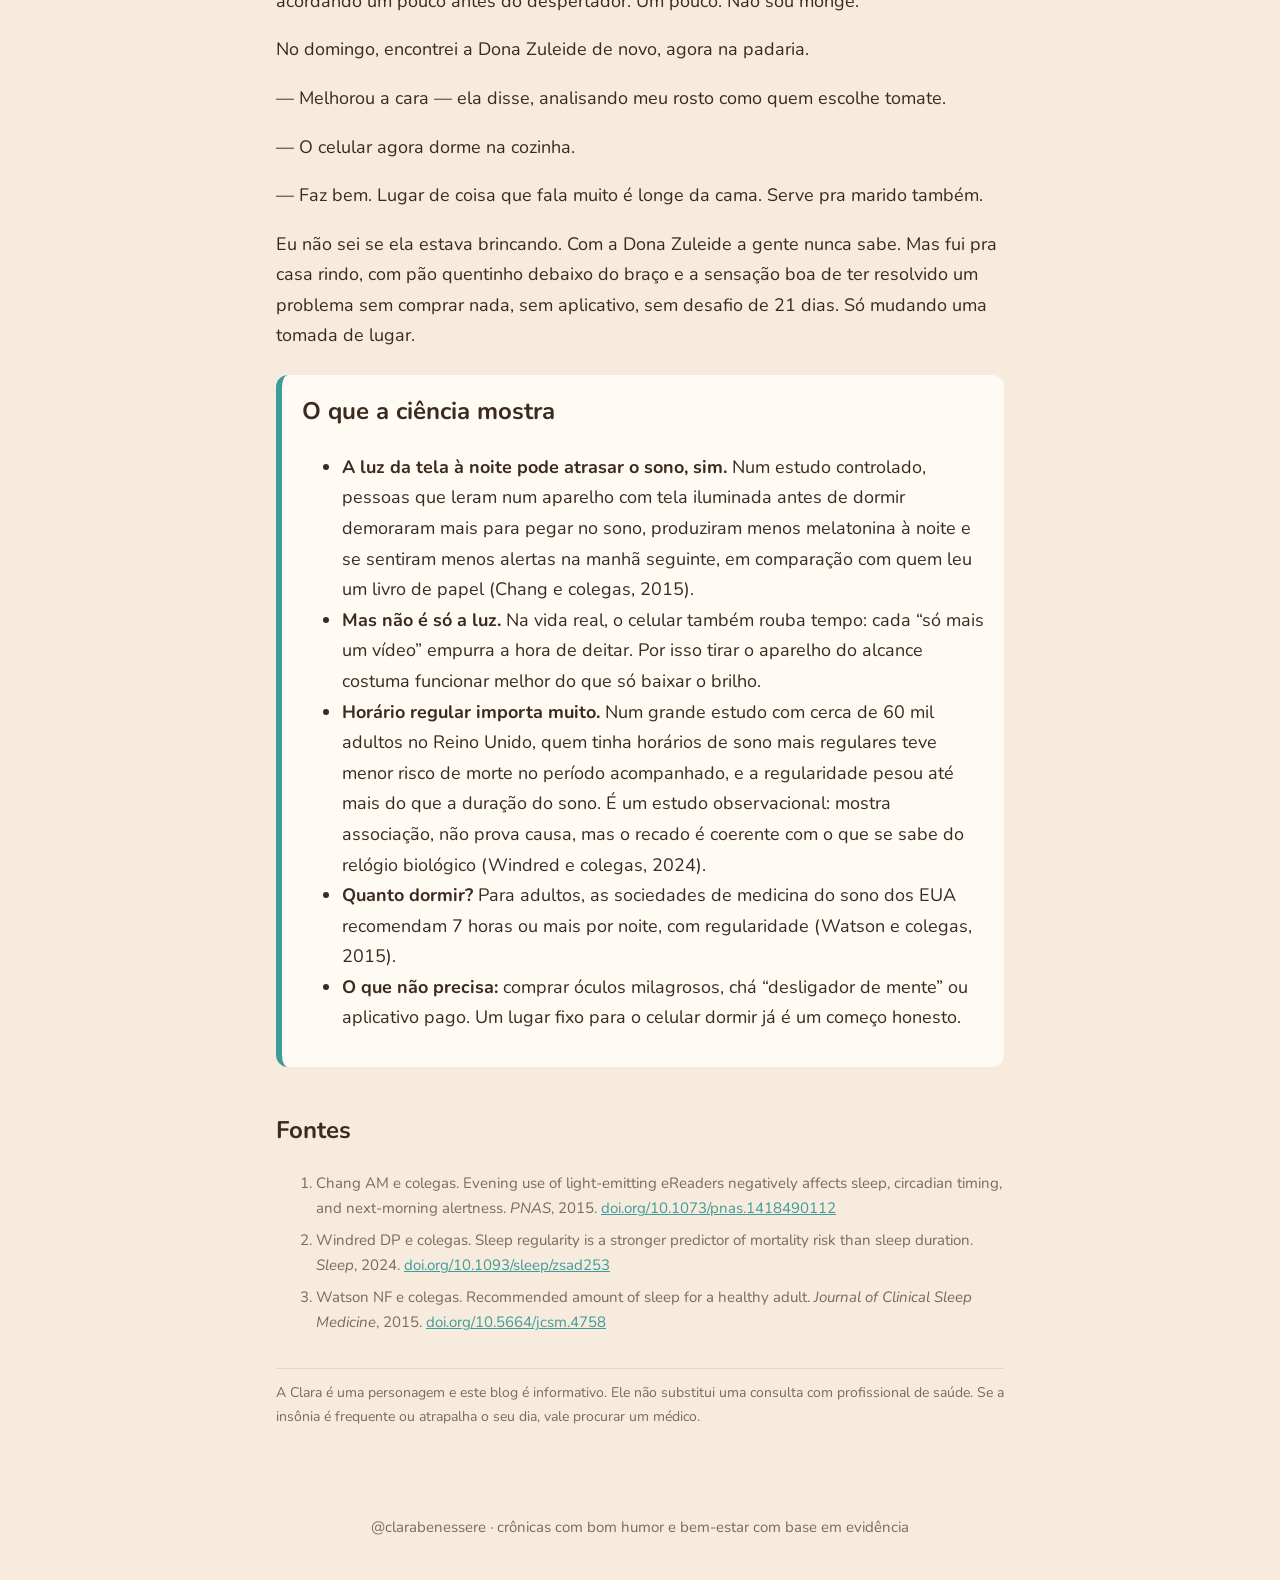
<file: posts/o-celular-dorme-na-cozinha.html>
<!doctype html>
<html lang="pt-BR">
<head>
<meta charset="utf-8">
<meta name="viewport" content="width=device-width, initial-scale=1">
<title>O celular dorme na cozinha · Diário da Clara</title>
<meta name="description" content="Uma crônica sobre a semana em que a Clara mandou o celular dormir longe da cama. E o que os estudos dizem sobre telas, horário e sono.">
<link href="https://fonts.googleapis.com/css2?family=Nunito:wght@400;700&family=Patrick+Hand&display=swap" rel="stylesheet">
<link rel="stylesheet" href="../estilo.css">
</head>
<body>
<header class="topo">
  <a class="marca" href="../index.html">Diário da <span>Clara</span></a>
  <nav><a href="../index.html">Crônicas</a></nav>
</header>
<main><article>
  <span class="etiqueta">Crônica nº 1</span><span class="data">Sono</span>
  <h1>O celular dorme na cozinha</h1>

  <p>Eu tenho um relacionamento sério com o meu celular. Ele é a primeira coisa que eu vejo de manhã e a última que eu vejo à noite. Se fosse uma pessoa, minha mãe já teria perguntado quando é o casamento.</p>

  <p>O problema é que, de uns meses pra cá, a gente tem dormido mal. Eu e ele. Ele fica com 4% de bateria e eu com 4% de paciência. Eu deito às dez e meia, cheia de boas intenções, e de repente é uma e quarenta da manhã e eu sei como se restaura uma cadeira de 1970, a receita de pão de queijo de uma senhora de Uberlândia e a opinião de oito desconhecidos sobre o final de uma novela que eu nem assisti.</p>

  <p>Na quarta-feira eu encontrei a Dona Zuleide, do 302, no elevador. A Dona Zuleide tem 78 anos, cabelo branquinho preso com um lápis e a sinceridade de quem já não tem nada a provar.</p>

  <p>— Menina, você tá com uma cara de quem dormiu dentro da máquina de lavar.</p>

  <p>Eu ri, porque era verdade. Contei do celular. Ela fez “hum” daquele jeito que só avó sabe fazer, um “hum” que tem três parágrafos dentro.</p>

  <p>— No meu tempo o telefone ficava na sala, preso na parede por um fio. Ninguém levava a sala pra cama.</p>

  <p>Subi para casa com aquela frase rodando na cabeça. Ninguém levava a sala pra cama. E eu levava a sala, a cozinha, o trabalho, o grupo da família e a fofoca da novela. Tudo deitado do meu lado, brilhando.</p>

  <p>Naquela noite eu fiz uma coisa radical: deixei o celular carregando na cozinha, em cima do micro-ondas, ao lado da fruteira. Ele parecia ofendido. O Biscoito, que é um gato e portanto um especialista em julgar, foi até a cozinha, olhou para o aparelho, olhou para mim e voltou para a cama com a cara de quem diz “finalmente”.</p>

  <p>A primeira noite foi estranha. Eu deitei e minha mão procurou o celular sozinha, igual a gente procura o degrau que não existe no escuro. Fiquei olhando para o teto. O teto, descobri, tem uma rachadura em forma de Itália. Pensei na Itália. Pensei que nunca fui à Itália. Pensei na minha nonna, que dizia <em>piano, piano</em>. Dormi em algum lugar entre Roma e a pia da cozinha.</p>

  <p>A segunda noite foi pior, confesso. Lembrei às 23h12 que eu não tinha respondido uma mensagem importante. Levantei, fui até a cozinha, peguei o celular e a mensagem importante era um áudio da Lara de quatro minutos sobre um vestido. Voltei para a cama me sentindo enganada pelo meu próprio cérebro.</p>

  <p>Na terceira noite eu comprei, numa papelaria do bairro, um despertador de verdade. Daqueles de ponteiro, que faz tic-tac. A Tina, quando viu a foto, mandou: “Parabéns, agora você mora em 1987”. Eu respondi: “Em 1987 as pessoas dormiam”. Ela mandou um emoji de aplauso, o que, vindo da Tina, é praticamente uma medalha.</p>

  <p>Não vou mentir e dizer que virei uma pessoa nova. Teve noite que eu trouxe o celular de volta “só pra ver a previsão do tempo” e acabei vendo a previsão do tempo de Lisboa. Mas, no fim da semana, eu estava deitando quase sempre no mesmo horário e acordando um pouco antes do despertador. Um pouco. Não sou monge.</p>

  <p>No domingo, encontrei a Dona Zuleide de novo, agora na padaria.</p>

  <p>— Melhorou a cara — ela disse, analisando meu rosto como quem escolhe tomate.</p>

  <p>— O celular agora dorme na cozinha.</p>

  <p>— Faz bem. Lugar de coisa que fala muito é longe da cama. Serve pra marido também.</p>

  <p>Eu não sei se ela estava brincando. Com a Dona Zuleide a gente nunca sabe. Mas fui pra casa rindo, com pão quentinho debaixo do braço e a sensação boa de ter resolvido um problema sem comprar nada, sem aplicativo, sem desafio de 21 dias. Só mudando uma tomada de lugar.</p>

  <section class="ciencia">
    <h2>O que a ciência mostra</h2>
    <ul>
      <li><strong>A luz da tela à noite pode atrasar o sono, sim.</strong> Num estudo controlado, pessoas que leram num aparelho com tela iluminada antes de dormir demoraram mais para pegar no sono, produziram menos melatonina à noite e se sentiram menos alertas na manhã seguinte, em comparação com quem leu um livro de papel (Chang e colegas, 2015).</li>
      <li><strong>Mas não é só a luz.</strong> Na vida real, o celular também rouba tempo: cada “só mais um vídeo” empurra a hora de deitar. Por isso tirar o aparelho do alcance costuma funcionar melhor do que só baixar o brilho.</li>
      <li><strong>Horário regular importa muito.</strong> Num grande estudo com cerca de 60 mil adultos no Reino Unido, quem tinha horários de sono mais regulares teve menor risco de morte no período acompanhado, e a regularidade pesou até mais do que a duração do sono. É um estudo observacional: mostra associação, não prova causa, mas o recado é coerente com o que se sabe do relógio biológico (Windred e colegas, 2024).</li>
      <li><strong>Quanto dormir?</strong> Para adultos, as sociedades de medicina do sono dos EUA recomendam 7 horas ou mais por noite, com regularidade (Watson e colegas, 2015).</li>
      <li><strong>O que não precisa:</strong> comprar óculos milagrosos, chá “desligador de mente” ou aplicativo pago. Um lugar fixo para o celular dormir já é um começo honesto.</li>
    </ul>
  </section>

  <h2>Fontes</h2>
  <ol class="fontes">
    <li>Chang AM e colegas. Evening use of light-emitting eReaders negatively affects sleep, circadian timing, and next-morning alertness. <em>PNAS</em>, 2015. <a href="https://doi.org/10.1073/pnas.1418490112">doi.org/10.1073/pnas.1418490112</a></li>
    <li>Windred DP e colegas. Sleep regularity is a stronger predictor of mortality risk than sleep duration. <em>Sleep</em>, 2024. <a href="https://doi.org/10.1093/sleep/zsad253">doi.org/10.1093/sleep/zsad253</a></li>
    <li>Watson NF e colegas. Recommended amount of sleep for a healthy adult. <em>Journal of Clinical Sleep Medicine</em>, 2015. <a href="https://doi.org/10.5664/jcsm.4758">doi.org/10.5664/jcsm.4758</a></li>
  </ol>

  <p class="aviso">A Clara é uma personagem e este blog é informativo. Ele não substitui uma consulta com profissional de saúde. Se a insônia é frequente ou atrapalha o seu dia, vale procurar um médico.</p>
</article></main>
<footer>@clarabenessere · crônicas com bom humor e bem-estar com base em evidência</footer>
</body>
</html>
</file>
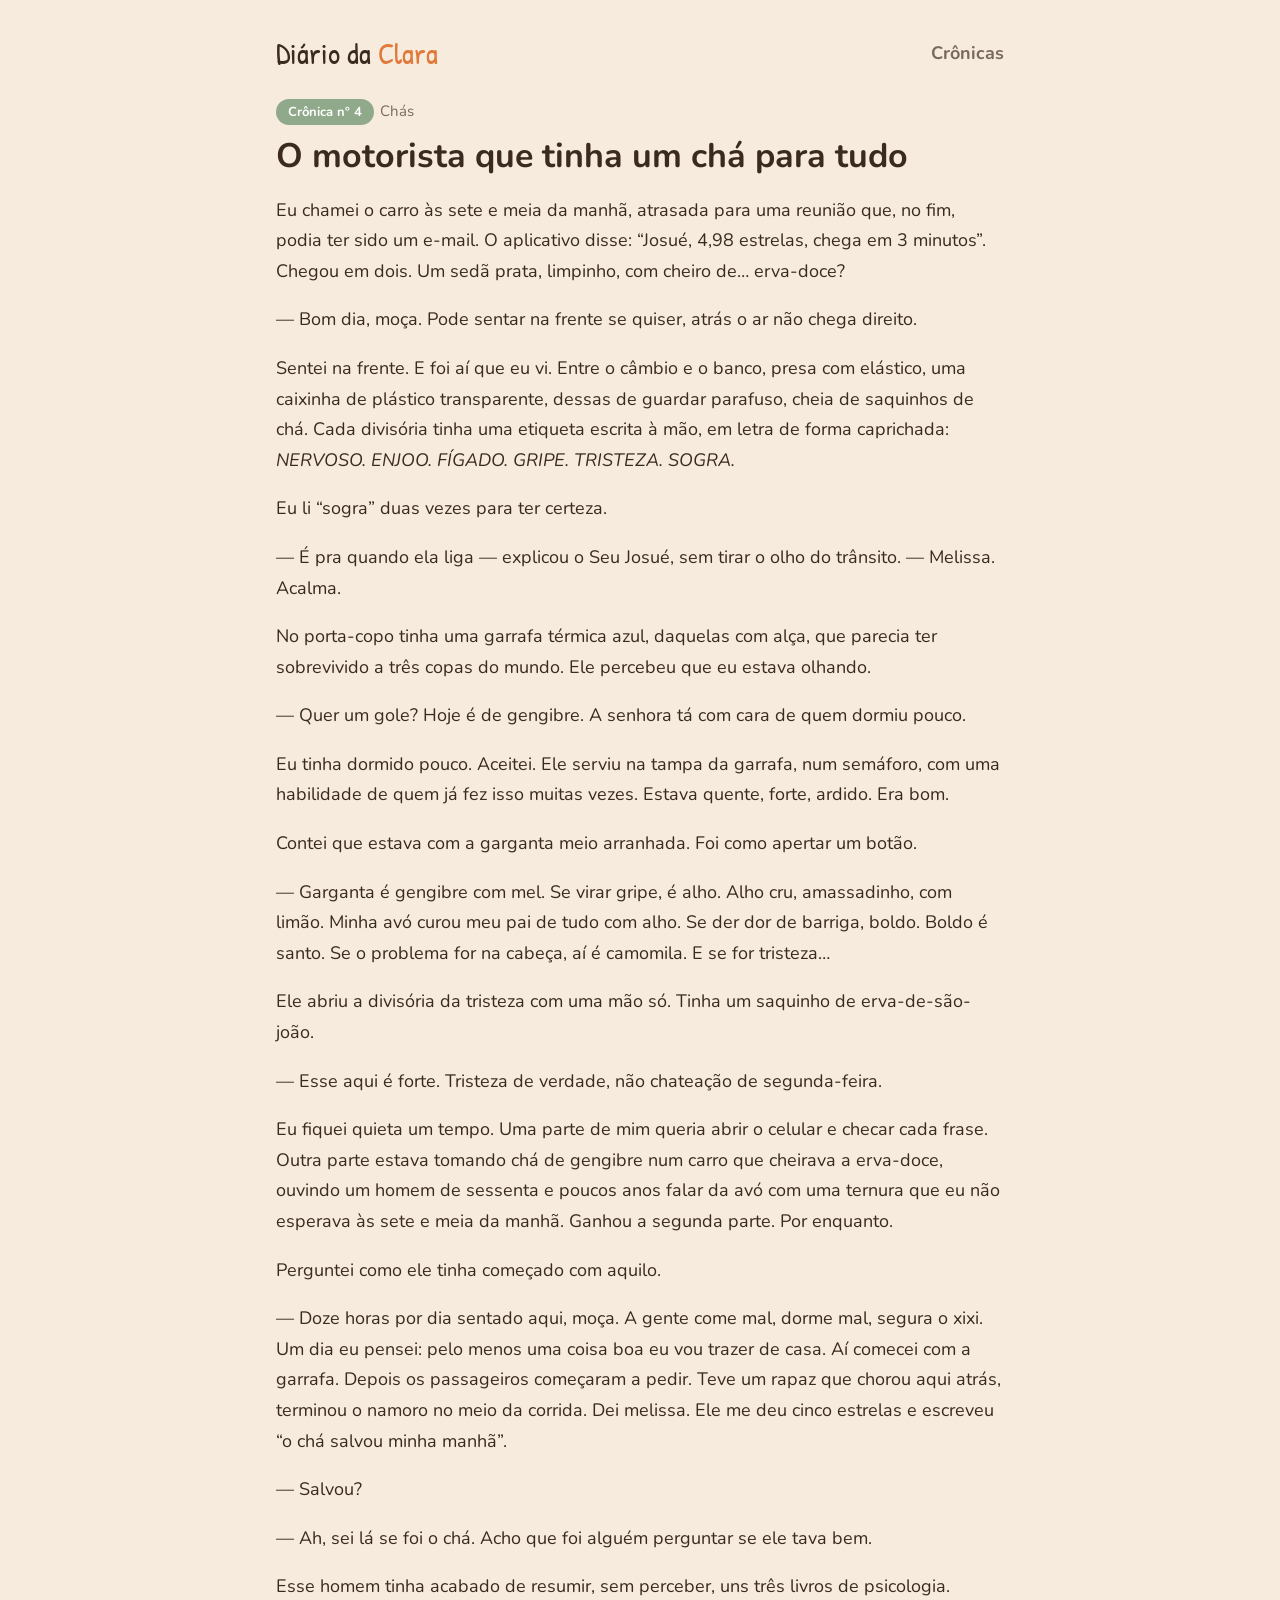
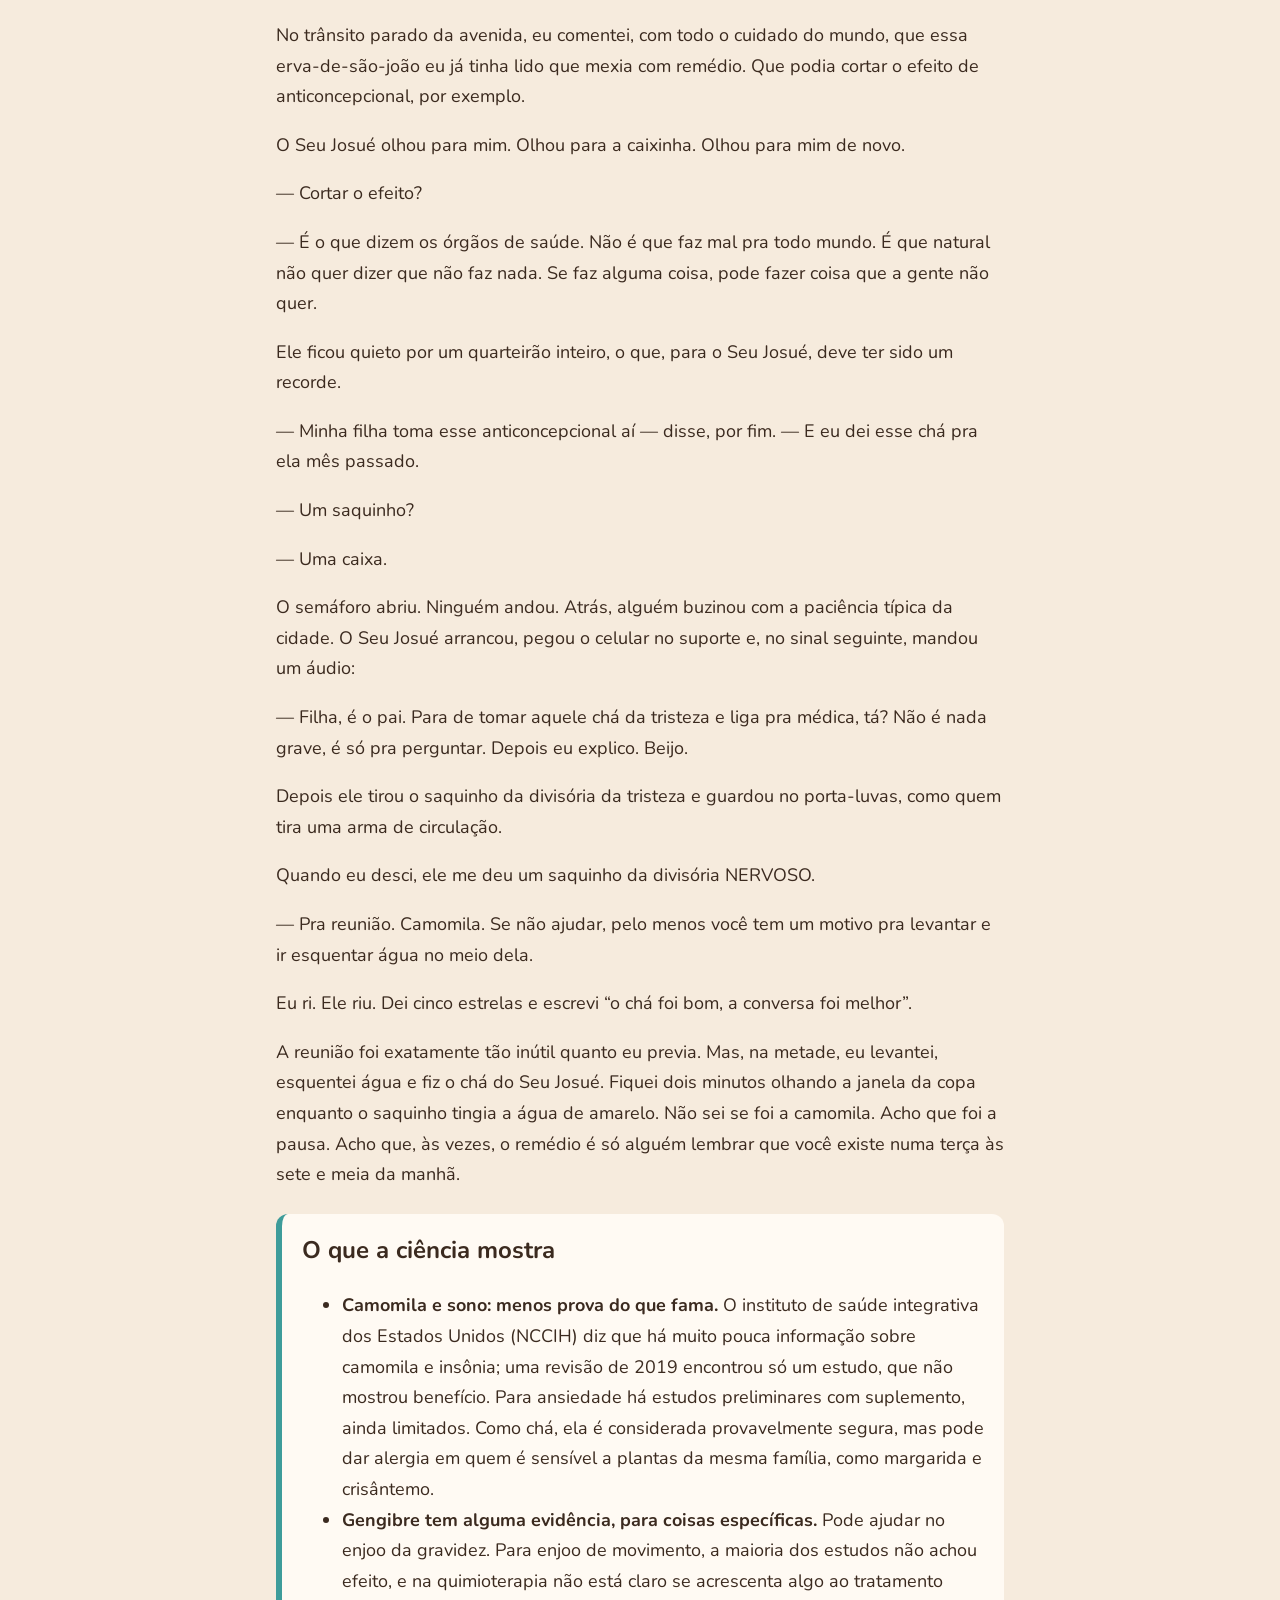
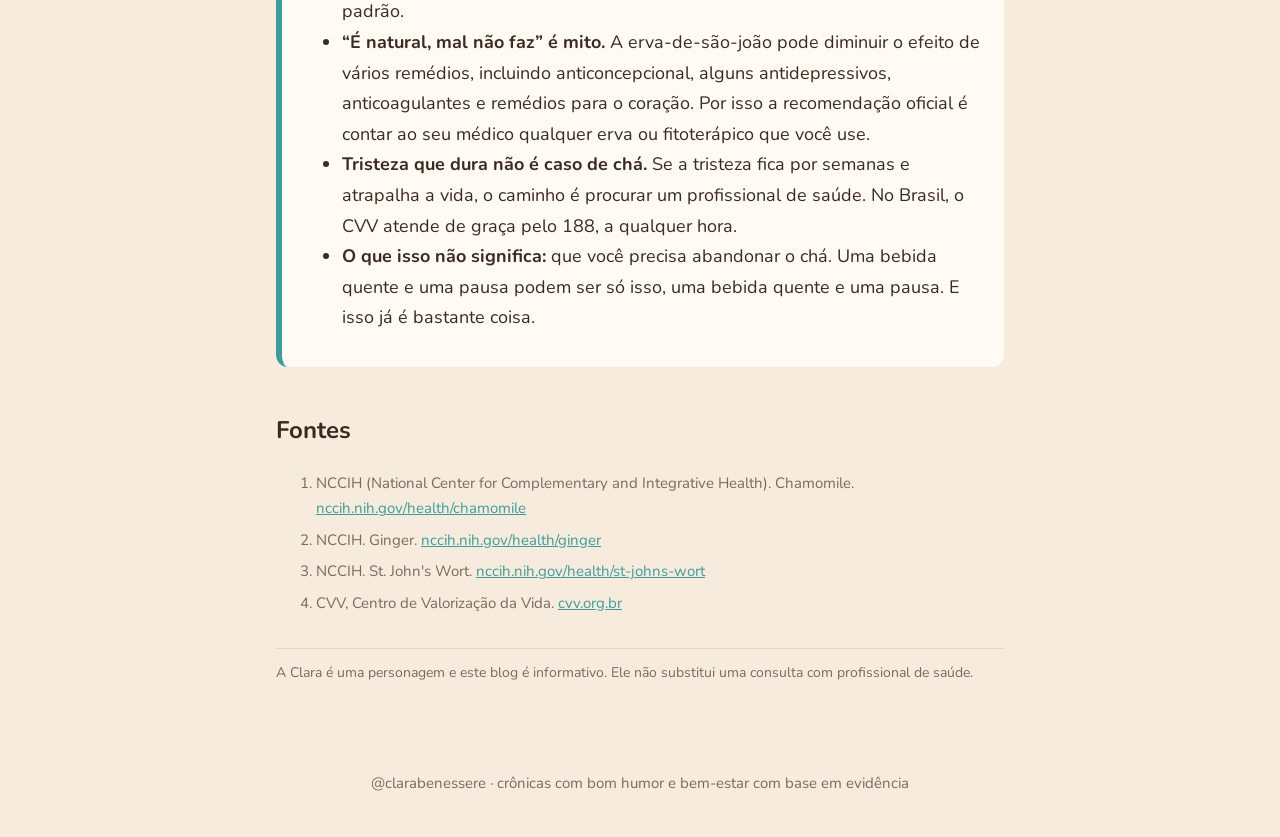
<file: posts/o-motorista-que-tinha-um-cha-para-tudo.html>
<!doctype html>
<html lang="pt-BR">
<head>
<meta charset="utf-8">
<meta name="viewport" content="width=device-width, initial-scale=1">
<title>O motorista que tinha um chá para tudo · Diário da Clara</title>
<meta name="description" content="Uma corrida de aplicativo, uma garrafa térmica e uma caixinha de chás com etiqueta. O que a ciência diz sobre camomila, gengibre e o perigo do 'é natural, mal não faz'.">
<link href="https://fonts.googleapis.com/css2?family=Nunito:wght@400;700&family=Patrick+Hand&display=swap" rel="stylesheet">
<link rel="stylesheet" href="../estilo.css">
</head>
<body>
<header class="topo">
  <a class="marca" href="../index.html">Diário da <span>Clara</span></a>
  <nav><a href="../index.html">Crônicas</a></nav>
</header>
<main><article>
  <span class="etiqueta">Crônica nº 4</span><span class="data">Chás</span>
  <h1>O motorista que tinha um chá para tudo</h1>

  <p>Eu chamei o carro às sete e meia da manhã, atrasada para uma reunião que, no fim, podia ter sido um e-mail. O aplicativo disse: “Josué, 4,98 estrelas, chega em 3 minutos”. Chegou em dois. Um sedã prata, limpinho, com cheiro de… erva-doce?</p>

  <p>— Bom dia, moça. Pode sentar na frente se quiser, atrás o ar não chega direito.</p>

  <p>Sentei na frente. E foi aí que eu vi. Entre o câmbio e o banco, presa com elástico, uma caixinha de plástico transparente, dessas de guardar parafuso, cheia de saquinhos de chá. Cada divisória tinha uma etiqueta escrita à mão, em letra de forma caprichada: <em>NERVOSO. ENJOO. FÍGADO. GRIPE. TRISTEZA. SOGRA.</em></p>

  <p>Eu li “sogra” duas vezes para ter certeza.</p>

  <p>— É pra quando ela liga — explicou o Seu Josué, sem tirar o olho do trânsito. — Melissa. Acalma.</p>

  <p>No porta-copo tinha uma garrafa térmica azul, daquelas com alça, que parecia ter sobrevivido a três copas do mundo. Ele percebeu que eu estava olhando.</p>

  <p>— Quer um gole? Hoje é de gengibre. A senhora tá com cara de quem dormiu pouco.</p>

  <p>Eu tinha dormido pouco. Aceitei. Ele serviu na tampa da garrafa, num semáforo, com uma habilidade de quem já fez isso muitas vezes. Estava quente, forte, ardido. Era bom.</p>

  <p>Contei que estava com a garganta meio arranhada. Foi como apertar um botão.</p>

  <p>— Garganta é gengibre com mel. Se virar gripe, é alho. Alho cru, amassadinho, com limão. Minha avó curou meu pai de tudo com alho. Se der dor de barriga, boldo. Boldo é santo. Se o problema for na cabeça, aí é camomila. E se for tristeza…</p>

  <p>Ele abriu a divisória da tristeza com uma mão só. Tinha um saquinho de erva-de-são-joão.</p>

  <p>— Esse aqui é forte. Tristeza de verdade, não chateação de segunda-feira.</p>

  <p>Eu fiquei quieta um tempo. Uma parte de mim queria abrir o celular e checar cada frase. Outra parte estava tomando chá de gengibre num carro que cheirava a erva-doce, ouvindo um homem de sessenta e poucos anos falar da avó com uma ternura que eu não esperava às sete e meia da manhã. Ganhou a segunda parte. Por enquanto.</p>

  <p>Perguntei como ele tinha começado com aquilo.</p>

  <p>— Doze horas por dia sentado aqui, moça. A gente come mal, dorme mal, segura o xixi. Um dia eu pensei: pelo menos uma coisa boa eu vou trazer de casa. Aí comecei com a garrafa. Depois os passageiros começaram a pedir. Teve um rapaz que chorou aqui atrás, terminou o namoro no meio da corrida. Dei melissa. Ele me deu cinco estrelas e escreveu “o chá salvou minha manhã”.</p>

  <p>— Salvou?</p>

  <p>— Ah, sei lá se foi o chá. Acho que foi alguém perguntar se ele tava bem.</p>

  <p>Esse homem tinha acabado de resumir, sem perceber, uns três livros de psicologia.</p>

  <p>No trânsito parado da avenida, eu comentei, com todo o cuidado do mundo, que essa erva-de-são-joão eu já tinha lido que mexia com remédio. Que podia cortar o efeito de anticoncepcional, por exemplo.</p>

  <p>O Seu Josué olhou para mim. Olhou para a caixinha. Olhou para mim de novo.</p>

  <p>— Cortar o efeito?</p>

  <p>— É o que dizem os órgãos de saúde. Não é que faz mal pra todo mundo. É que natural não quer dizer que não faz nada. Se faz alguma coisa, pode fazer coisa que a gente não quer.</p>

  <p>Ele ficou quieto por um quarteirão inteiro, o que, para o Seu Josué, deve ter sido um recorde.</p>

  <p>— Minha filha toma esse anticoncepcional aí — disse, por fim. — E eu dei esse chá pra ela mês passado.</p>

  <p>— Um saquinho?</p>

  <p>— Uma caixa.</p>

  <p>O semáforo abriu. Ninguém andou. Atrás, alguém buzinou com a paciência típica da cidade. O Seu Josué arrancou, pegou o celular no suporte e, no sinal seguinte, mandou um áudio:</p>

  <p>— Filha, é o pai. Para de tomar aquele chá da tristeza e liga pra médica, tá? Não é nada grave, é só pra perguntar. Depois eu explico. Beijo.</p>

  <p>Depois ele tirou o saquinho da divisória da tristeza e guardou no porta-luvas, como quem tira uma arma de circulação.</p>

  <p>Quando eu desci, ele me deu um saquinho da divisória NERVOSO.</p>

  <p>— Pra reunião. Camomila. Se não ajudar, pelo menos você tem um motivo pra levantar e ir esquentar água no meio dela.</p>

  <p>Eu ri. Ele riu. Dei cinco estrelas e escrevi “o chá foi bom, a conversa foi melhor”.</p>

  <p>A reunião foi exatamente tão inútil quanto eu previa. Mas, na metade, eu levantei, esquentei água e fiz o chá do Seu Josué. Fiquei dois minutos olhando a janela da copa enquanto o saquinho tingia a água de amarelo. Não sei se foi a camomila. Acho que foi a pausa. Acho que, às vezes, o remédio é só alguém lembrar que você existe numa terça às sete e meia da manhã.</p>

  <section class="ciencia">
    <h2>O que a ciência mostra</h2>
    <ul>
      <li><strong>Camomila e sono: menos prova do que fama.</strong> O instituto de saúde integrativa dos Estados Unidos (NCCIH) diz que há muito pouca informação sobre camomila e insônia; uma revisão de 2019 encontrou só um estudo, que não mostrou benefício. Para ansiedade há estudos preliminares com suplemento, ainda limitados. Como chá, ela é considerada provavelmente segura, mas pode dar alergia em quem é sensível a plantas da mesma família, como margarida e crisântemo.</li>
      <li><strong>Gengibre tem alguma evidência, para coisas específicas.</strong> Pode ajudar no enjoo da gravidez. Para enjoo de movimento, a maioria dos estudos não achou efeito, e na quimioterapia não está claro se acrescenta algo ao tratamento padrão.</li>
      <li><strong>“É natural, mal não faz” é mito.</strong> A erva-de-são-joão pode diminuir o efeito de vários remédios, incluindo anticoncepcional, alguns antidepressivos, anticoagulantes e remédios para o coração. Por isso a recomendação oficial é contar ao seu médico qualquer erva ou fitoterápico que você use.</li>
      <li><strong>Tristeza que dura não é caso de chá.</strong> Se a tristeza fica por semanas e atrapalha a vida, o caminho é procurar um profissional de saúde. No Brasil, o CVV atende de graça pelo 188, a qualquer hora.</li>
      <li><strong>O que isso não significa:</strong> que você precisa abandonar o chá. Uma bebida quente e uma pausa podem ser só isso, uma bebida quente e uma pausa. E isso já é bastante coisa.</li>
    </ul>
  </section>

  <h2>Fontes</h2>
  <ol class="fontes">
    <li>NCCIH (National Center for Complementary and Integrative Health). Chamomile. <a href="https://www.nccih.nih.gov/health/chamomile">nccih.nih.gov/health/chamomile</a></li>
    <li>NCCIH. Ginger. <a href="https://www.nccih.nih.gov/health/ginger">nccih.nih.gov/health/ginger</a></li>
    <li>NCCIH. St. John's Wort. <a href="https://www.nccih.nih.gov/health/st-johns-wort">nccih.nih.gov/health/st-johns-wort</a></li>
    <li>CVV, Centro de Valorização da Vida. <a href="https://cvv.org.br">cvv.org.br</a></li>
  </ol>

  <p class="aviso">A Clara é uma personagem e este blog é informativo. Ele não substitui uma consulta com profissional de saúde.</p>
</article></main>
<footer>@clarabenessere · crônicas com bom humor e bem-estar com base em evidência</footer>
</body>
</html>
</file>
<file: estilo.css>
:root{
  --creme:#f6ebdd; --papel:#fffaf3; --tinta:#3b2a1f; --suave:#7a6a5c;
  --salvia:#8fa98a; --laranja:#e0793a; --turquesa:#3e9c9a; --linha:#e3d5c3;
}
@media (prefers-color-scheme: dark){
  :root{ --creme:#1f1a16; --papel:#2a231d; --tinta:#f3e8da; --suave:#c2b3a3; --linha:#4a3e33; }
}
*{box-sizing:border-box}
body{margin:0;background:var(--creme);color:var(--tinta);
  font-family:"Nunito",system-ui,-apple-system,"Segoe UI",sans-serif;font-size:18px;line-height:1.7}
a{color:var(--turquesa)}
header.topo{max-width:760px;margin:0 auto;padding:28px 16px 8px;display:flex;align-items:center;justify-content:space-between;gap:12px;flex-wrap:wrap}
.marca{font-family:"Patrick Hand","Nunito",cursive;font-size:30px;color:var(--tinta);text-decoration:none}
.marca span{color:var(--laranja)}
nav a{margin-left:16px;text-decoration:none;color:var(--suave);font-weight:700}
main{max-width:760px;margin:0 auto;padding:8px 16px 48px}
.cartao{background:var(--papel);border:1px solid var(--linha);border-radius:18px;padding:22px 24px;margin:18px 0}
.cartao h2{margin:.2em 0 .3em;font-size:24px;line-height:1.3}
.cartao h2 a{color:var(--tinta);text-decoration:none}
.data{color:var(--suave);font-size:15px}
.etiqueta{display:inline-block;background:var(--salvia);color:#fff;border-radius:99px;padding:2px 12px;font-size:13px;font-weight:700;margin-right:6px}
article h1{font-size:34px;line-height:1.2;margin:.3em 0}
article h2{font-size:24px;margin-top:1.8em}
article img{width:100%;border-radius:14px;border:1px solid var(--linha);margin:12px 0}
.ciencia{background:var(--papel);border-left:6px solid var(--turquesa);border-radius:12px;padding:16px 20px;margin:24px 0}
.ciencia h2{margin-top:0}
.fontes{font-size:15px;color:var(--suave)}
.fontes li{margin:6px 0}
.aviso{font-size:14px;color:var(--suave);border-top:1px solid var(--linha);margin-top:32px;padding-top:12px}
.turma{display:grid;grid-template-columns:1fr;gap:16px}
@media (min-width:640px){.turma{grid-template-columns:1fr 1fr}}
.turma .cartao{margin:0}
.turma h3{margin:.2em 0;font-size:22px}
footer{text-align:center;color:var(--suave);font-size:15px;padding:24px 16px 40px}
</file>
